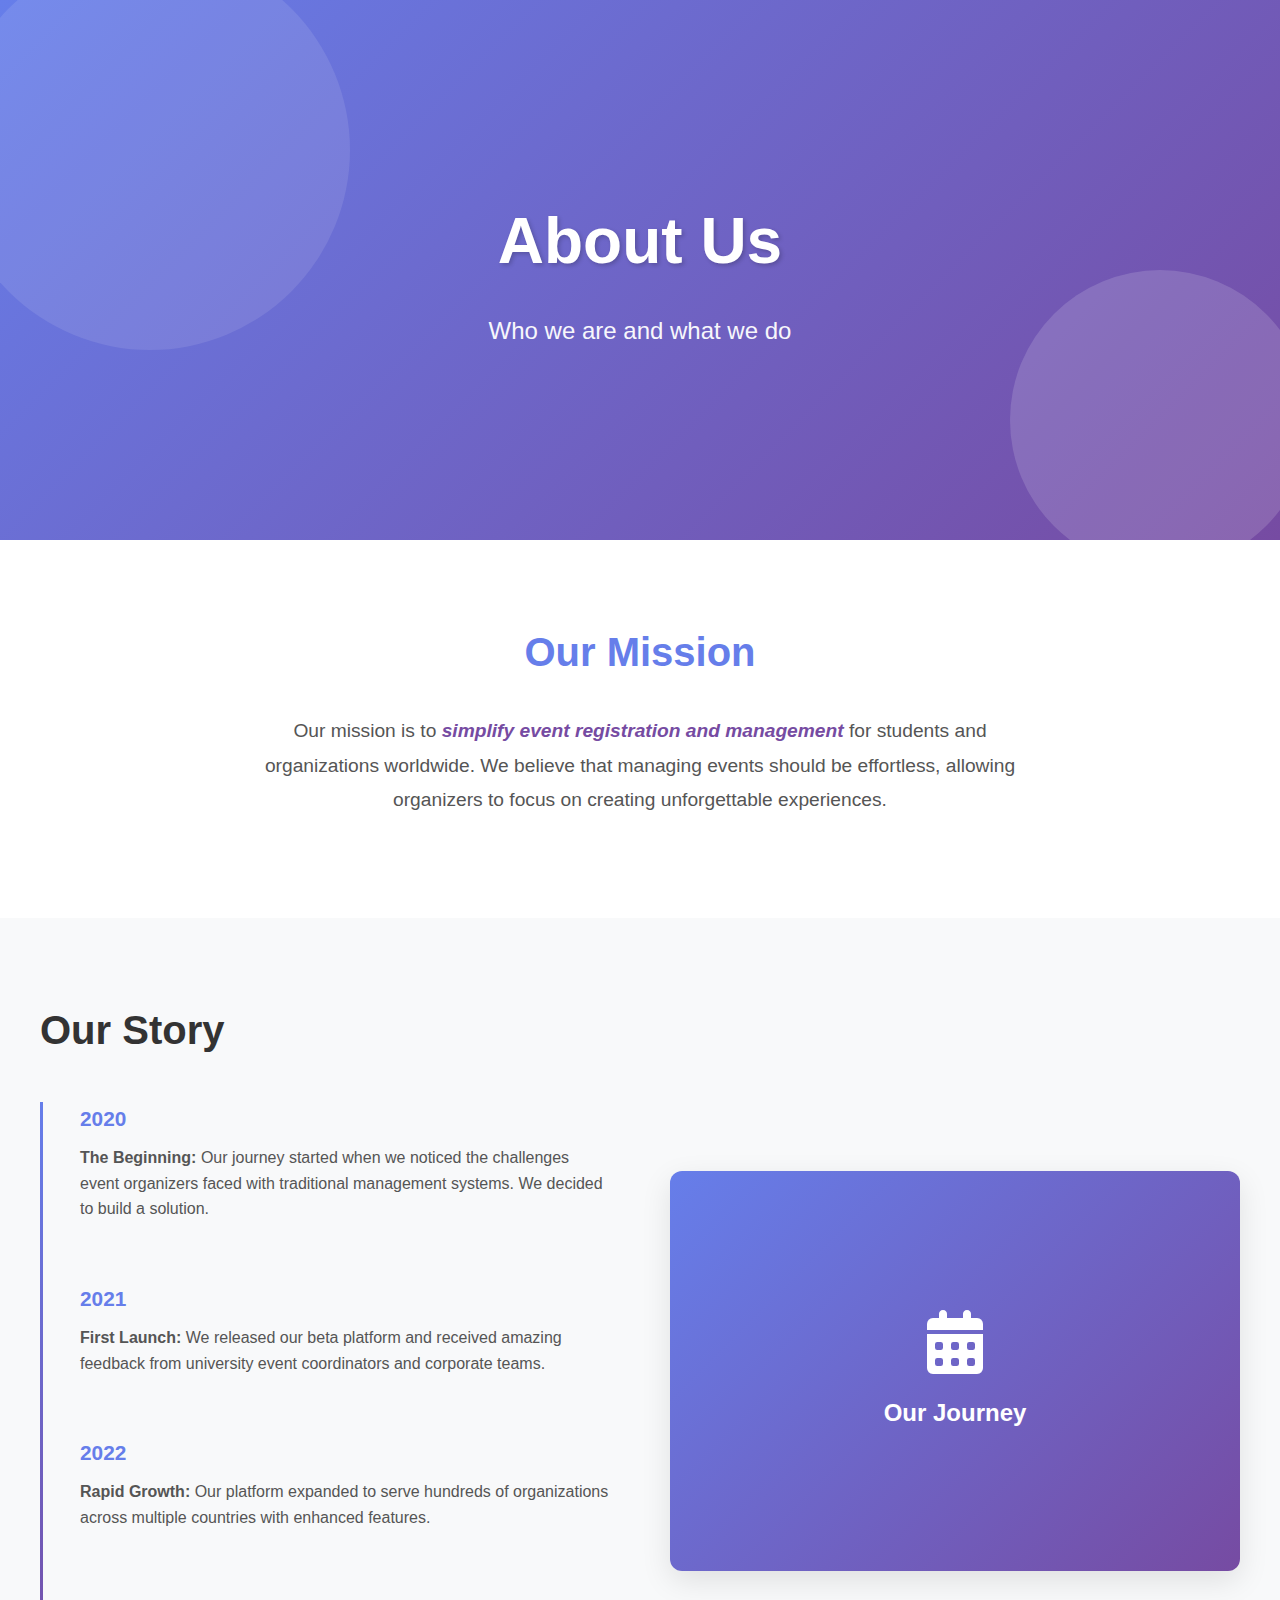
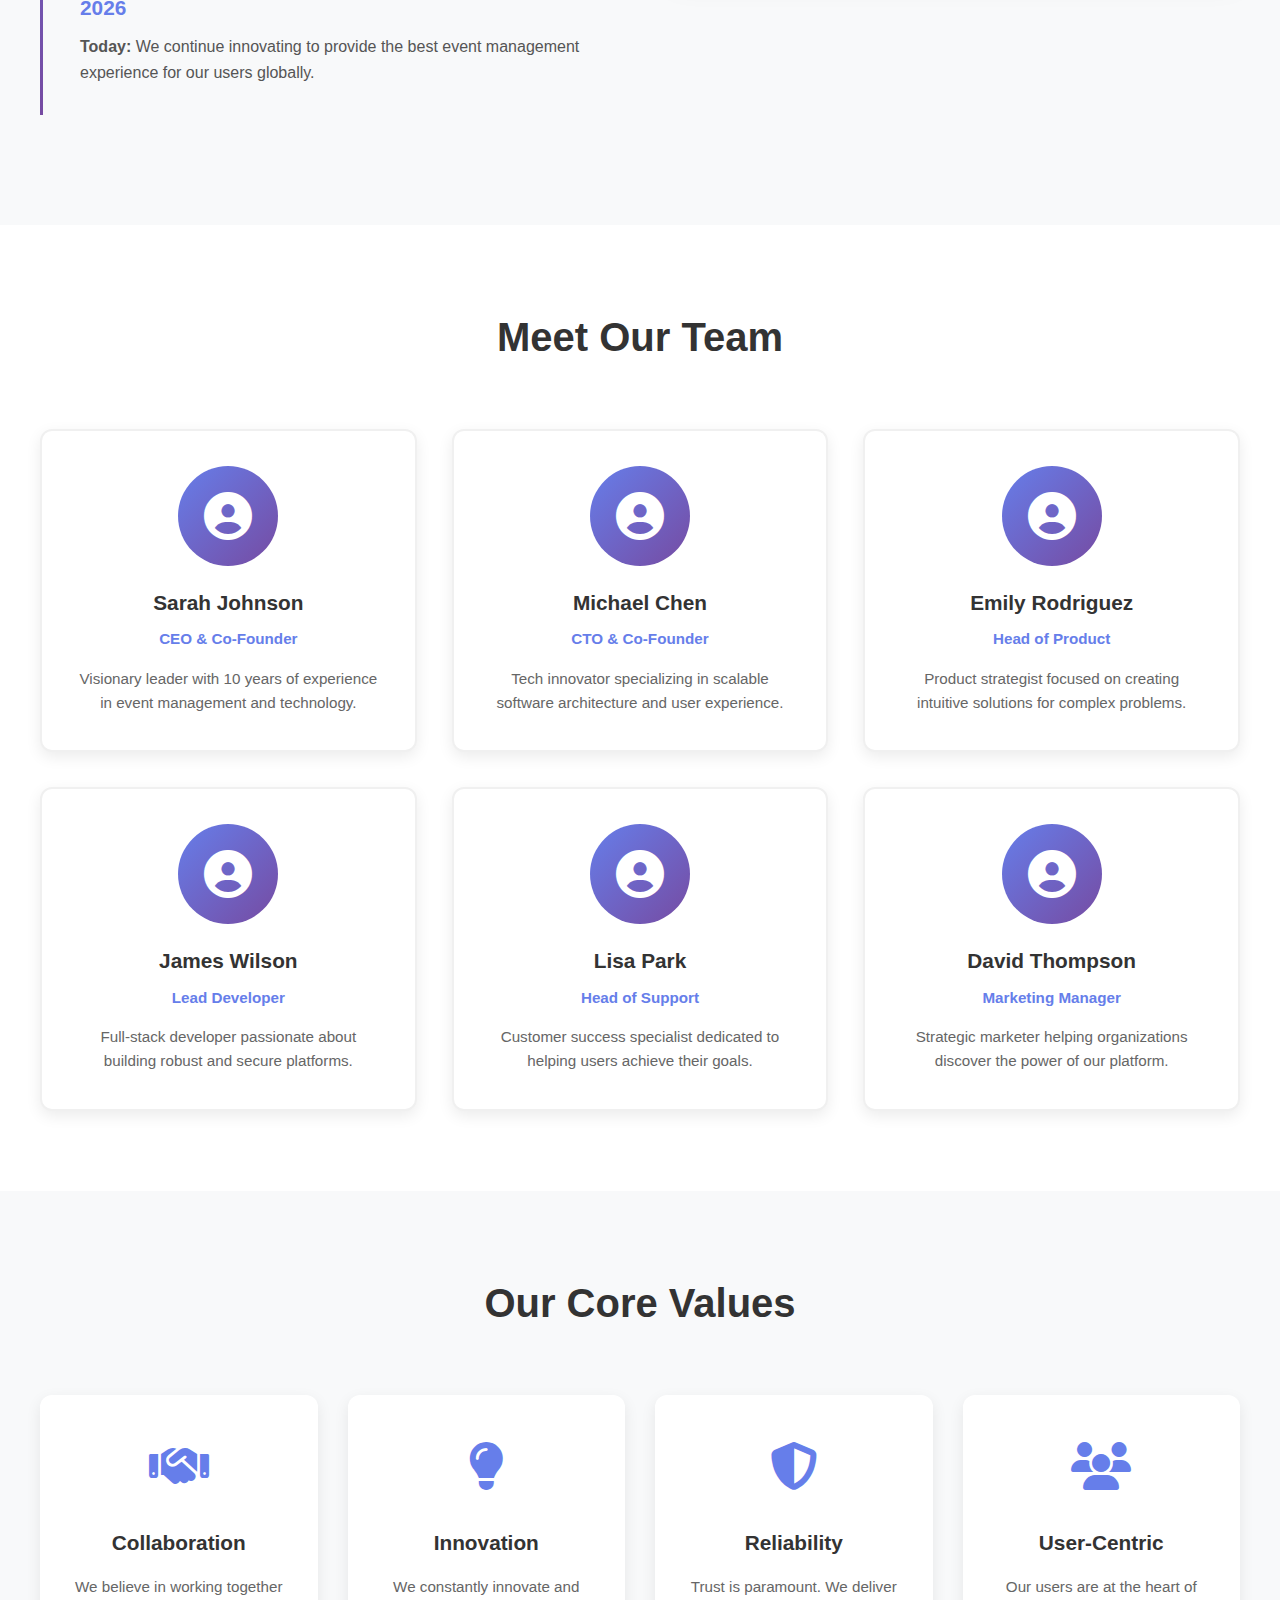
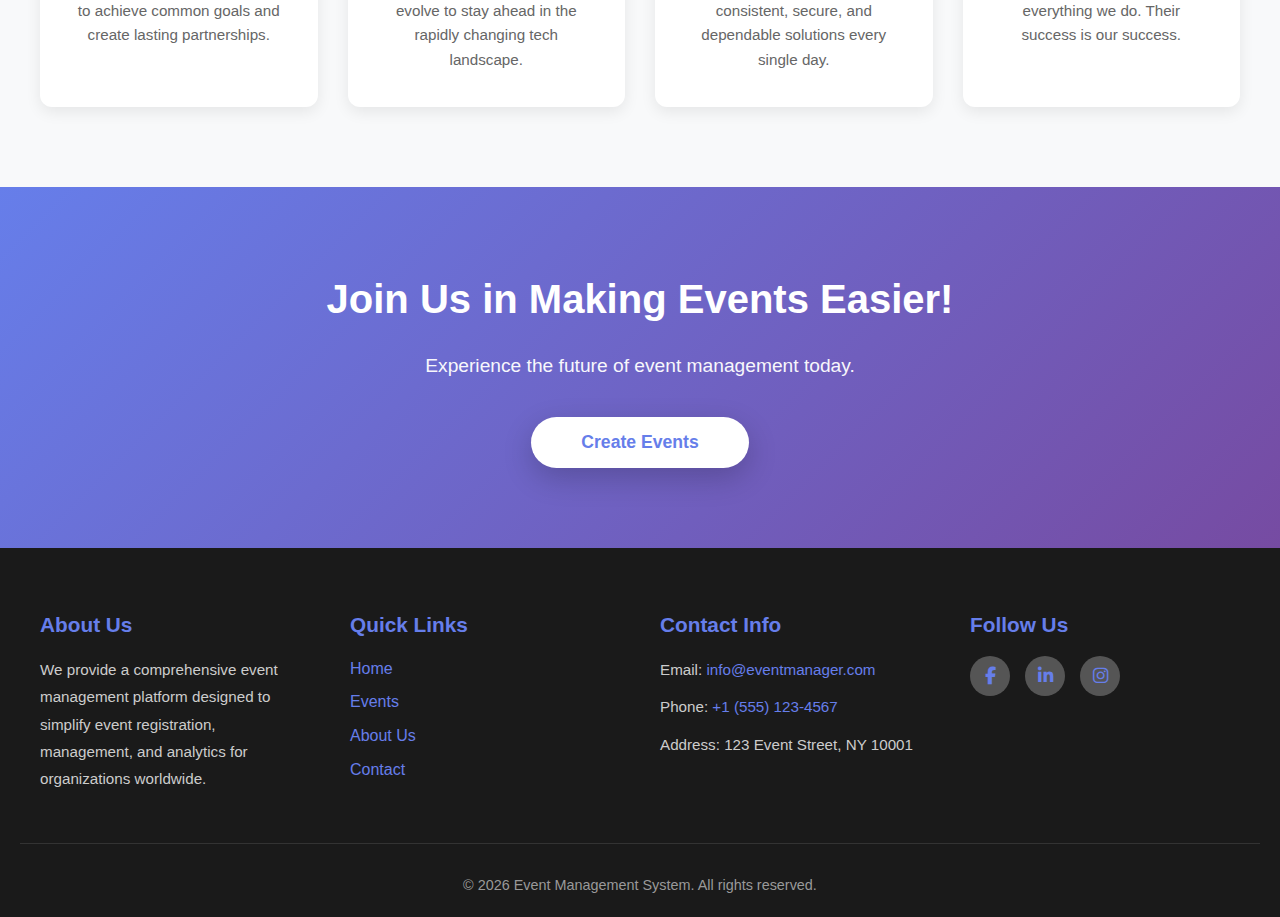
<file: aboutus.html>
<!DOCTYPE html>
<html lang="en">

<head>
    <meta charset="UTF-8">
    <meta name="viewport" content="width=device-width, initial-scale=1.0">
    <title>About Us - Event Management Site</title>
    <link rel="stylesheet" href="aboutus.css">
    <link rel="stylesheet" href="https://cdnjs.cloudflare.com/ajax/libs/font-awesome/6.4.0/css/all.min.css">
</head>

<body>
    <!-- Hero Banner Section -->
    <section class="hero-banner">
        <div class="hero-content">
            <h1>About Us</h1>
            <p>Who we are and what we do</p>
        </div>
    </section>

    <!-- Mission Statement Section -->
    <section class="mission-statement">
        <div class="mission-content">
            <h2>Our Mission</h2>
            <p>Our mission is to <span class="highlight">simplify event registration and management</span> for students
                and organizations worldwide. We believe that managing events should be effortless, allowing organizers
                to focus on creating unforgettable experiences.</p>
        </div>
    </section>

    <!-- Our Story Section -->
    <section class="our-story">
        <div class="story-container">
            <div class="story-text">
                <h2>Our Story</h2>
                <div class="timeline">
                    <div class="timeline-item">
                      
                        <div class="timeline-content">
                            <h3>2020</h3>
                            <p><strong>The Beginning:</strong> Our journey started when we noticed the challenges event
                                organizers faced with traditional management systems. We decided to build a solution.
                            </p>
                        </div>
                    </div>
                    <div class="timeline-item">
                        
                        <div class="timeline-content">
                            <h3>2021</h3>
                            <p><strong>First Launch:</strong> We released our beta platform and received amazing
                                feedback from university event coordinators and corporate teams.</p>
                        </div>
                    </div>
                    <div class="timeline-item">
                        <div class="timeline-content">
                            <h3>2022</h3>
                            <p><strong>Rapid Growth:</strong> Our platform expanded to serve hundreds of organizations
                                across multiple countries with enhanced features.</p>
                        </div>
                    </div>
                    <div class="timeline-item">
                        <div class="timeline-content">
                            <h3>2026</h3>
                            <p><strong>Today:</strong> We continue innovating to provide the best event management
                                experience for our users globally.</p>
                        </div>
                    </div>
                </div>
            </div>
            <div class="story-image">
                <div class="placeholder-image">
                    <i class="fas fa-calendar-alt"></i>
                    <p>Our Journey</p>
                </div>
            </div>
        </div>
    </section>

    <!-- Team Section -->
    <section class="team-section">
        <div class="team-container">
            <h2>Meet Our Team</h2>
            <div class="team-grid">
                <div class="team-card">
                    <div class="team-image">
                        <i class="fas fa-user-circle"></i>
                    </div>
                    <h3>Sarah Johnson</h3>
                    <p class="role">CEO & Co-Founder</p>
                    <p class="bio">Visionary leader with 10 years of experience in event management and technology.</p>
                </div>

                <div class="team-card">
                    <div class="team-image">
                        <i class="fas fa-user-circle"></i>
                    </div>
                    <h3>Michael Chen</h3>
                    <p class="role">CTO & Co-Founder</p>
                    <p class="bio">Tech innovator specializing in scalable software architecture and user experience.
                    </p>
                </div>

                <div class="team-card">
                    <div class="team-image">
                        <i class="fas fa-user-circle"></i>
                    </div>
                    <h3>Emily Rodriguez</h3>
                    <p class="role">Head of Product</p>
                    <p class="bio">Product strategist focused on creating intuitive solutions for complex problems.</p>
                </div>

                <div class="team-card">
                    <div class="team-image">
                        <i class="fas fa-user-circle"></i>
                    </div>
                    <h3>James Wilson</h3>
                    <p class="role">Lead Developer</p>
                    <p class="bio">Full-stack developer passionate about building robust and secure platforms.</p>
                </div>

                <div class="team-card">
                    <div class="team-image">
                        <i class="fas fa-user-circle"></i>
                    </div>
                    <h3>Lisa Park</h3>
                    <p class="role">Head of Support</p>
                    <p class="bio">Customer success specialist dedicated to helping users achieve their goals.</p>
                </div>

                <div class="team-card">
                    <div class="team-image">
                        <i class="fas fa-user-circle"></i>
                    </div>
                    <h3>David Thompson</h3>
                    <p class="role">Marketing Manager</p>
                    <p class="bio">Strategic marketer helping organizations discover the power of our platform.</p>
                </div>
            </div>
        </div>
    </section>

    <!-- Core Values Section -->
    <section class="core-values">
        <div class="values-container">
            <h2>Our Core Values</h2>
            <div class="values-grid">
                <div class="value-card">
                    <div class="value-icon">
                        <i class="fas fa-handshake"></i>
                    </div>
                    <h3>Collaboration</h3>
                    <p>We believe in working together to achieve common goals and create lasting partnerships.</p>
                </div>

                <div class="value-card">
                    <div class="value-icon">
                        <i class="fas fa-lightbulb"></i>
                    </div>
                    <h3>Innovation</h3>
                    <p>We constantly innovate and evolve to stay ahead in the rapidly changing tech landscape.</p>
                </div>

                <div class="value-card">
                    <div class="value-icon">
                        <i class="fas fa-shield-alt"></i>
                    </div>
                    <h3>Reliability</h3>
                    <p>Trust is paramount. We deliver consistent, secure, and dependable solutions every single day.</p>
                </div>

                <div class="value-card">
                    <div class="value-icon">
                        <i class="fas fa-users"></i>
                    </div>
                    <h3>User-Centric</h3>
                    <p>Our users are at the heart of everything we do. Their success is our success.</p>
                </div>
            </div>
        </div>
    </section>

    <!-- Call-to-Action Section -->
    <section class="cta-section">
        <div class="cta-content">
            <h2>Join Us in Making Events Easier!</h2>
            <p>Experience the future of event management today.</p>
            <button class="cta-button" onclick="window.location.href='create-event.html'">Create Events</button>
        </div>
    </section>

    <!-- Footer Section -->
    <footer id="footer">
        <div class="footer-container">
            <div class="footer-section">
                <h3>About Us</h3>
                <p>We provide a comprehensive event management platform designed to simplify event registration,
                    management, and analytics for organizations worldwide.</p>
            </div>
            <div class="footer-section">
                <h3>Quick Links</h3>
                <ul>
                    <li><a href="#">Home</a></li>
                    <li><a href="#">Events</a></li>
                    <li><a href="#">About Us</a></li>
                    <li><a href="#">Contact</a></li>
                </ul>
            </div>
            <div class="footer-section">
                <h3>Contact Info</h3>
                <p>Email: <a href="mailto:info@eventmanager.com">info@eventmanager.com</a></p>
                <p>Phone: <a href="tel:+15551234567">+1 (555) 123-4567</a></p>
                <p>Address: 123 Event Street, NY 10001</p>
            </div>
            <div class="footer-section">
                <h3>Follow Us</h3>
                <div class="social-links">
                    <a href="#" class="social-icon" title="Facebook" target="_blank"><i
                            class="fab fa-facebook-f"></i></a>
                    <a href="#" class="social-icon" title="LinkedIn" target="_blank"><i
                            class="fab fa-linkedin-in"></i></a>
                    <a href="#" class="social-icon" title="Instagram" target="_blank"><i
                            class="fab fa-instagram"></i></a>
                </div>
            </div>
        </div>
        <div class="footer-bottom">
            <p>&copy; 2026 Event Management System. All rights reserved.</p>
        </div>
    </footer>

</body>

</html>
</file>
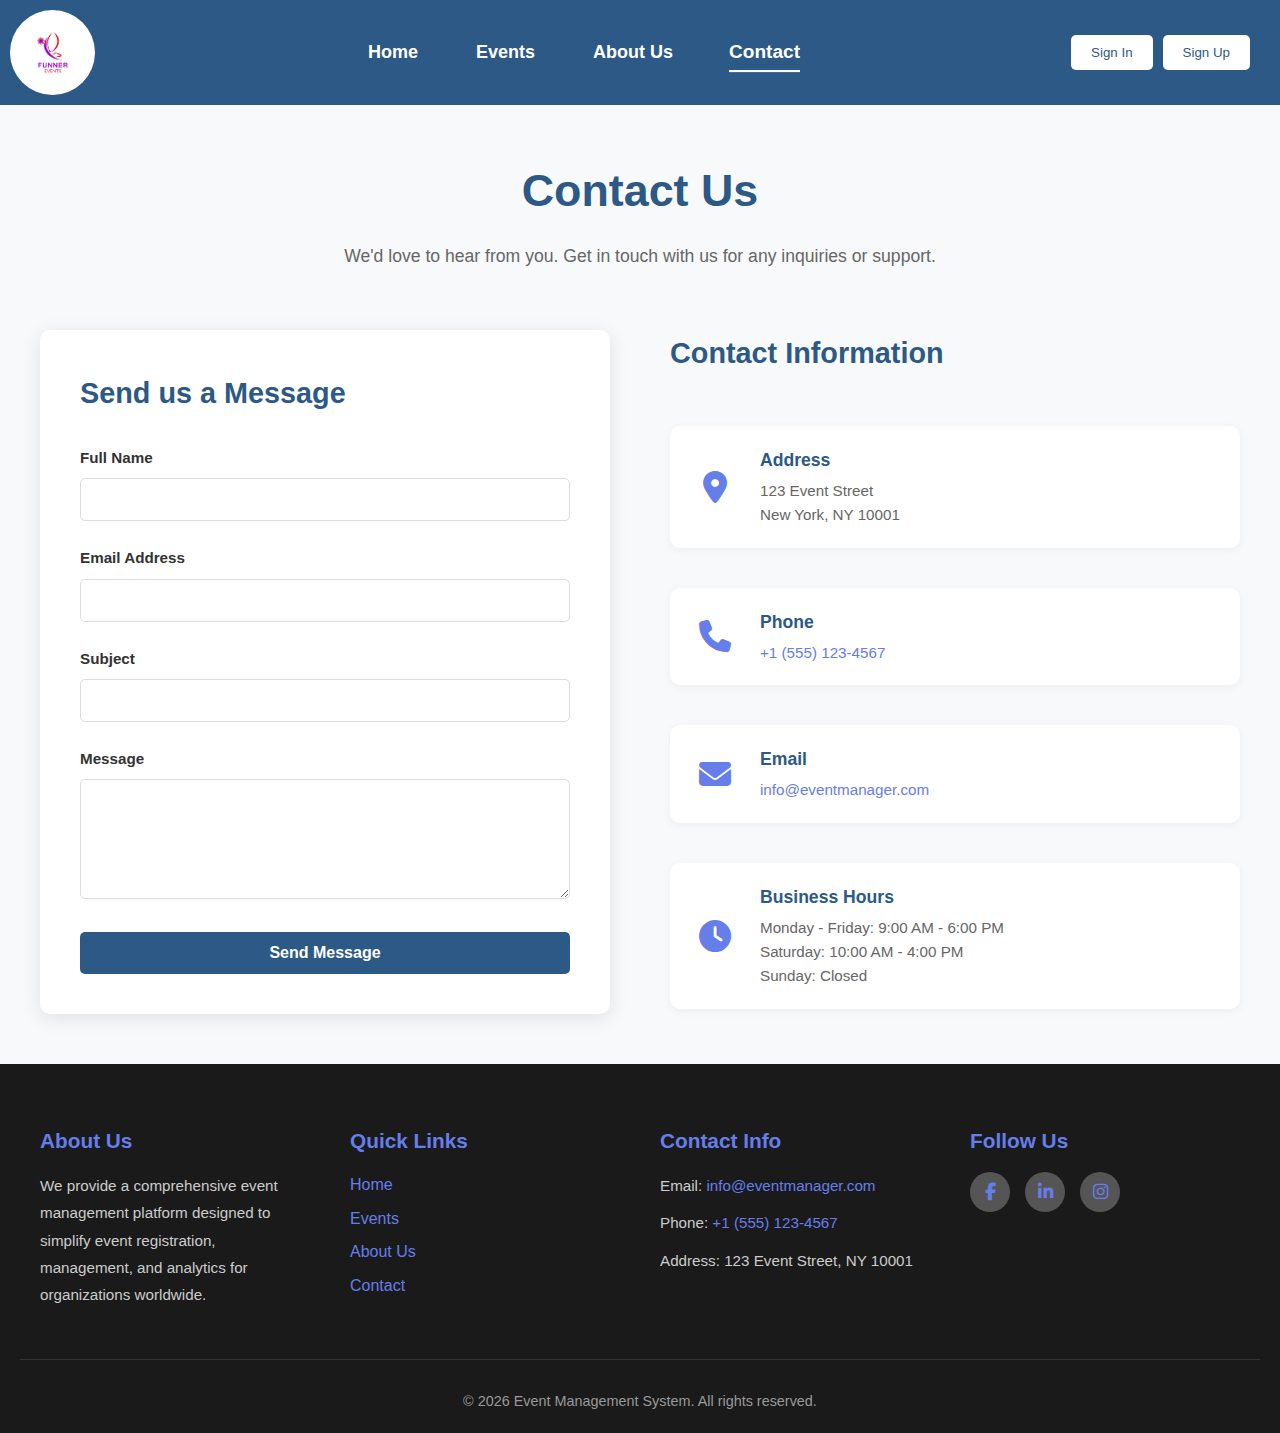
<file: contact.html>
<!DOCTYPE html>
<html lang="en">
<head>
    <meta charset="UTF-8">
    <meta name="viewport" content="width=device-width, initial-scale=1.0">
    <title>Contact - Event Management Site</title>
    <link rel="stylesheet" href="style.css">
    <link rel="stylesheet" href="contact.css">
    <link rel="stylesheet" href="https://cdnjs.cloudflare.com/ajax/libs/font-awesome/6.4.0/css/all.min.css">
</head>
<body>
    <section id="main">
        <header>
            <div class="logo"><img src="Assets/Logo.png" alt="logo not found"></div>
            <nav class="navbar">
                <ul>
                    <li><a href="index.html">Home</a></li>
                    <li><a href="event.html">Events</a></li>
                    <li><a href="index.html#aboutus">About Us</a></li>
                    <li><a href="contact.html" class="active">Contact</a></li>
                </ul>
            </nav>
            <div class="sign-buttons">
                <button class="sign-in">Sign In</button>
                <button class="sign-up">Sign Up</button>
            </div>
        </header>
    </section>

    <!-- CONTACT PAGE SECTION -->
    <section class="contact-section">
        <div class="contact-container">
            <h1>Contact Us</h1>
            <p>We'd love to hear from you. Get in touch with us for any inquiries or support.</p>
            
            <div class="contact-content">
                <div class="contact-form">
                    <h2>Send us a Message</h2>
                    <form id="contactForm">
                        <div class="form-group">
                            <label for="name">Full Name</label>
                            <input type="text" id="name" name="name" required>
                        </div>
                        <div class="form-group">
                            <label for="email">Email Address</label>
                            <input type="email" id="email" name="email" required>
                        </div>
                        <div class="form-group">
                            <label for="subject">Subject</label>
                            <input type="text" id="subject" name="subject" required>
                        </div>
                        <div class="form-group">
                            <label for="message">Message</label>
                            <textarea id="message" name="message" rows="5" required></textarea>
                        </div>
                        <button type="submit" class="submit-btn">Send Message</button>
                    </form>
                </div>
                
                <div class="contact-info">
                    <h2>Contact Information</h2>
                    <div class="info-item">
                        <i class="fas fa-map-marker-alt"></i>
                        <div>
                            <h3>Address</h3>
                            <p>123 Event Street<br>New York, NY 10001</p>
                        </div>
                    </div>
                    <div class="info-item">
                        <i class="fas fa-phone"></i>
                        <div>
                            <h3>Phone</h3>
                            <p><a href="tel:+15551234567">+1 (555) 123-4567</a></p>
                        </div>
                    </div>
                    <div class="info-item">
                        <i class="fas fa-envelope"></i>
                        <div>
                            <h3>Email</h3>
                            <p><a href="mailto:info@eventmanager.com">info@eventmanager.com</a></p>
                        </div>
                    </div>
                    <div class="info-item">
                        <i class="fas fa-clock"></i>
                        <div>
                            <h3>Business Hours</h3>
                            <p>Monday - Friday: 9:00 AM - 6:00 PM<br>Saturday: 10:00 AM - 4:00 PM<br>Sunday: Closed</p>
                        </div>
                    </div>
                </div>
            </div>
        </div>
    </section>

    <!-- Footer Section -->
    <footer id="footer">
        <div class="footer-container">
            <div class="footer-section">
                <h3>About Us</h3>
                <p>We provide a comprehensive event management platform designed to simplify event registration,
                    management, and analytics for organizations worldwide.</p>
            </div>
            <div class="footer-section">
                <h3>Quick Links</h3>
                <ul>
                    <li><a href="#">Home</a></li>
                    <li><a href="#">Events</a></li>
                    <li><a href="#">About Us</a></li>
                    <li><a href="#">Contact</a></li>
                </ul>
            </div>
            <div class="footer-section">
                <h3>Contact Info</h3>
                <p>Email: <a href="mailto:info@eventmanager.com">info@eventmanager.com</a></p>
                <p>Phone: <a href="tel:+15551234567">+1 (555) 123-4567</a></p>
                <p>Address: 123 Event Street, NY 10001</p>
            </div>
            <div class="footer-section">
                <h3>Follow Us</h3>
                <div class="social-links">
                    <a href="#" class="social-icon" title="Facebook" target="_blank"><i
                            class="fab fa-facebook-f"></i></a>
                    <a href="#" class="social-icon" title="LinkedIn" target="_blank"><i
                            class="fab fa-linkedin-in"></i></a>
                    <a href="#" class="social-icon" title="Instagram" target="_blank"><i
                            class="fab fa-instagram"></i></a>
                </div>
            </div>
        </div>
        <div class="footer-bottom">
            <p>&copy; 2026 Event Management System. All rights reserved.</p>
        </div>
    </footer>
    
    <script src="contact.js"></script>
</body>
</html>
</file>
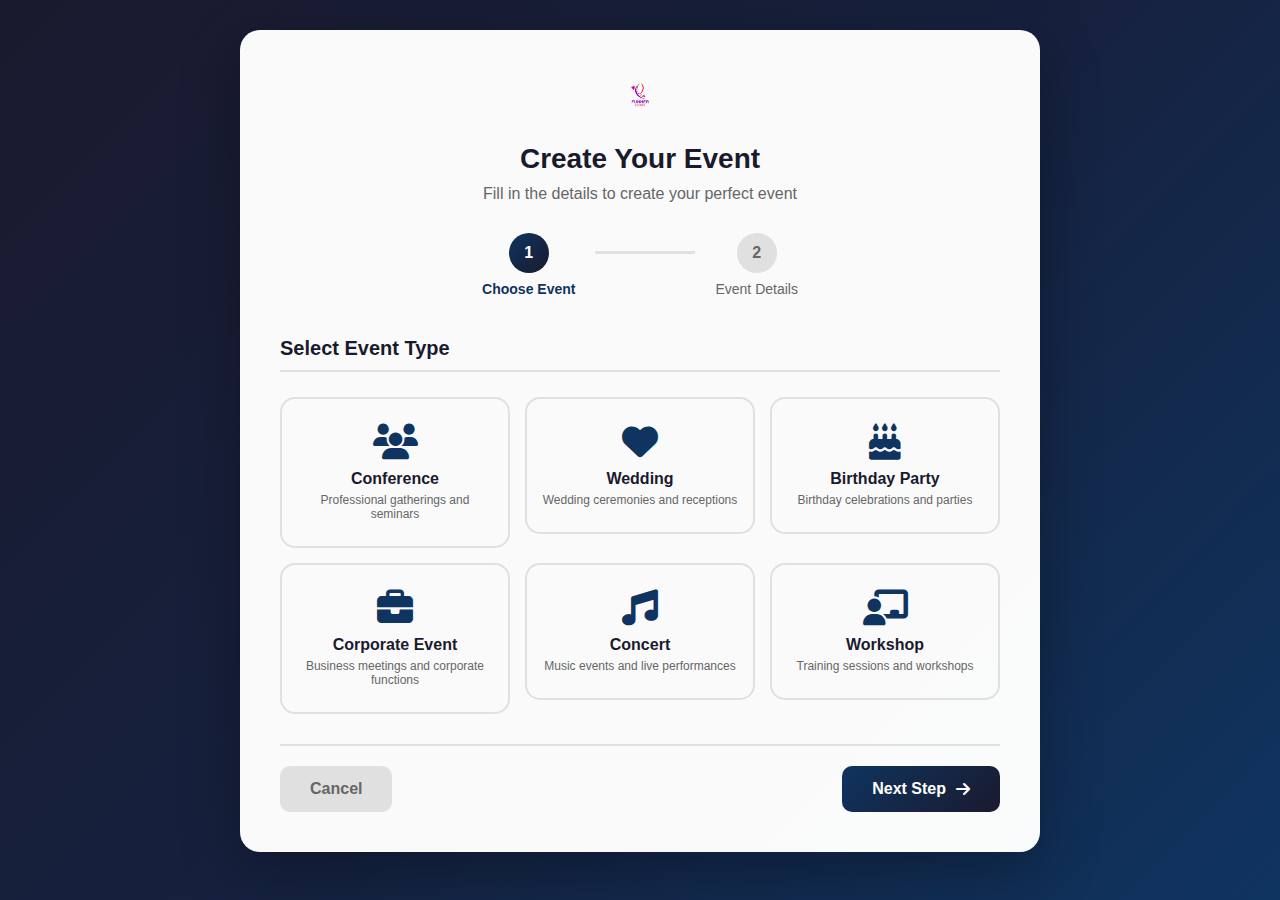
<file: create-event.html>
<!DOCTYPE html>
<html lang="en">
<head>
    <meta charset="UTF-8">
    <meta name="viewport" content="width=device-width, initial-scale=1.0">
    <title>Create Event - Event Management Site</title>
    <link rel="stylesheet" href="create-event.css">
    <link rel="stylesheet" href="https://cdnjs.cloudflare.com/ajax/libs/font-awesome/6.4.0/css/all.min.css">
</head>
<body>
    <div class="event-container">
        <div class="event-box">
            <div class="logo">
                <a href="index.html"><img src="Assets/Logo.png" alt="Logo"></a>
            </div>
            <h2>Create Your Event</h2>
            <p class="subtitle">Fill in the details to create your perfect event</p>
            
            <form id="eventForm">
                <!-- Step Indicator -->
                <div class="step-indicator">
                    <div class="step active" data-step="1">
                        <div class="step-number">1</div>
                        <span>Choose Event</span>
                    </div>
                    <div class="step-line"></div>
                    <div class="step" data-step="2">
                        <div class="step-number">2</div>
                        <span>Event Details</span>
                    </div>
                </div>

                <!-- Step 1: Choose Event Type -->
                <div class="form-step active" id="step1">
                    <h3>Select Event Type</h3>
                    
                    <div class="event-types">
                        <label class="event-type-card">
                            <input type="radio" name="eventType" value="conference" required>
                            <div class="card-content">
                                <i class="fas fa-users"></i>
                                <h4>Conference</h4>
                                <p>Professional gatherings and seminars</p>
                            </div>
                        </label>
                        
                        <label class="event-type-card">
                            <input type="radio" name="eventType" value="wedding">
                            <div class="card-content">
                                <i class="fas fa-heart"></i>
                                <h4>Wedding</h4>
                                <p>Wedding ceremonies and receptions</p>
                            </div>
                        </label>
                        
                        <label class="event-type-card">
                            <input type="radio" name="eventType" value="birthday">
                            <div class="card-content">
                                <i class="fas fa-birthday-cake"></i>
                                <h4>Birthday Party</h4>
                                <p>Birthday celebrations and parties</p>
                            </div>
                        </label>
                        
                        <label class="event-type-card">
                            <input type="radio" name="eventType" value="corporate">
                            <div class="card-content">
                                <i class="fas fa-briefcase"></i>
                                <h4>Corporate Event</h4>
                                <p>Business meetings and corporate functions</p>
                            </div>
                        </label>
                        
                        <label class="event-type-card">
                            <input type="radio" name="eventType" value="concert">
                            <div class="card-content">
                                <i class="fas fa-music"></i>
                                <h4>Concert</h4>
                                <p>Music events and live performances</p>
                            </div>
                        </label>
                        
                        <label class="event-type-card">
                            <input type="radio" name="eventType" value="workshop">
                            <div class="card-content">
                                <i class="fas fa-chalkboard-teacher"></i>
                                <h4>Workshop</h4>
                                <p>Training sessions and workshops</p>
                            </div>
                        </label>
                    </div>
                    
                    <div class="form-buttons">
                        <a href="index.html" class="btn btn-secondary">Cancel</a>
                        <button type="button" class="btn btn-primary" onclick="nextStep()">Next Step <i class="fas fa-arrow-right"></i></button>
                    </div>
                </div>

                <!-- Step 2: Event Details -->
                <div class="form-step" id="step2">
                    <h3>Event Details</h3>
                    
                    <div class="form-row">
                        <div class="input-group">
                            <label for="eventName">Event Name *</label>
                            <input type="text" id="eventName" name="eventName" placeholder="Enter event name" required>
                        </div>
                    </div>
                    
                    <div class="form-row two-columns">
                        <div class="input-group">
                            <label for="eventDate">Event Date *</label>
                            <input type="date" id="eventDate" name="eventDate" required>
                        </div>
                        <div class="input-group">
                            <label for="eventTime">Event Time *</label>
                            <input type="time" id="eventTime" name="eventTime" required>
                        </div>
                    </div>
                    
                    <div class="form-row two-columns">
                        <div class="input-group">
                            <label for="eventDuration">Duration (hours) *</label>
                            <select id="eventDuration" name="eventDuration" required>
                                <option value="">Select duration</option>
                                <option value="1">1 Hour</option>
                                <option value="2">2 Hours</option>
                                <option value="3">3 Hours</option>
                                <option value="4">4 Hours</option>
                                <option value="5">5 Hours</option>
                                <option value="6">6 Hours</option>
                                <option value="8">8 Hours</option>
                                <option value="12">12 Hours (Half Day)</option>
                                <option value="24">24 Hours (Full Day)</option>
                            </select>
                        </div>
                        <div class="input-group">
                            <label for="expectedGuests">Expected Guests *</label>
                            <input type="number" id="expectedGuests" name="expectedGuests" placeholder="Number of guests" min="1" required>
                        </div>
                    </div>
                    
                    <div class="form-row">
                        <div class="input-group">
                            <label for="eventVenue">Venue / Location *</label>
                            <input type="text" id="eventVenue" name="eventVenue" placeholder="Enter venue or location" required>
                        </div>
                    </div>
                    
                    <div class="form-row">
                        <div class="input-group">
                            <label for="eventAddress">Full Address *</label>
                            <textarea id="eventAddress" name="eventAddress" placeholder="Enter complete address" rows="2" required></textarea>
                        </div>
                    </div>
                    
                    <div class="form-row">
                        <div class="input-group">
                            <label for="eventDescription">Event Description</label>
                            <textarea id="eventDescription" name="eventDescription" placeholder="Describe your event..." rows="4"></textarea>
                        </div>
                    </div>
                    
                    <div class="form-row two-columns">
                        <div class="input-group">
                            <label for="organizerName">Organizer Name *</label>
                            <input type="text" id="organizerName" name="organizerName" placeholder="Your name" required>
                        </div>
                        <div class="input-group">
                            <label for="organizerEmail">Organizer Email *</label>
                            <input type="email" id="organizerEmail" name="organizerEmail" placeholder="Your email" required>
                        </div>
                    </div>
                    
                    <div class="form-row">
                        <div class="input-group">
                            <label for="organizerPhone">Contact Phone *</label>
                            <input type="tel" id="organizerPhone" name="organizerPhone" placeholder="Your phone number" required>
                        </div>
                    </div>
                    
                    <div class="form-row">
                        <div class="input-group">
                            <label for="budget">Estimated Budget</label>
                            <select id="budget" name="budget">
                                <option value="">Select budget range</option>
                                <option value="under-1000">Under $1,000</option>
                                <option value="1000-5000">$1,000 - $5,000</option>
                                <option value="5000-10000">$5,000 - $10,000</option>
                                <option value="10000-25000">$10,000 - $25,000</option>
                                <option value="25000-50000">$25,000 - $50,000</option>
                                <option value="over-50000">Over $50,000</option>
                            </select>
                        </div>
                    </div>
                    
                    <div class="form-row">
                        <div class="input-group checkbox-group">
                            <label class="checkbox-label">
                                <input type="checkbox" name="services" value="catering">
                                <span>Catering Services</span>
                            </label>
                            <label class="checkbox-label">
                                <input type="checkbox" name="services" value="photography">
                                <span>Photography</span>
                            </label>
                            <label class="checkbox-label">
                                <input type="checkbox" name="services" value="decoration">
                                <span>Decoration</span>
                            </label>
                            <label class="checkbox-label">
                                <input type="checkbox" name="services" value="music">
                                <span>Music / DJ</span>
                            </label>
                        </div>
                    </div>
                    
                    <div class="form-row">
                        <div class="input-group">
                            <label for="specialRequests">Special Requests</label>
                            <textarea id="specialRequests" name="specialRequests" placeholder="Any special requirements or requests..." rows="3"></textarea>
                        </div>
                    </div>
                    
                    <div class="form-buttons">
                        <button type="button" class="btn btn-secondary" onclick="prevStep()"><i class="fas fa-arrow-left"></i> Back</button>
                        <button type="submit" class="btn btn-primary">Create Event <i class="fas fa-check"></i></button>
                    </div>
                </div>
            </form>
        </div>
    </div>
    
    <!-- Success Modal -->
    <div class="modal" id="successModal">
        <div class="modal-content">
            <div class="modal-icon">
                <i class="fas fa-check-circle"></i>
            </div>
            <h3>Event Created Successfully!</h3>
            <p>Your event has been submitted. We will contact you shortly.</p>
            <div class="event-summary" id="eventSummary"></div>
            <button class="btn btn-primary" onclick="closeModal()">Done</button>
        </div>
    </div>
    
    <script src="create-event.js"></script>
</body>
</html>
</file>
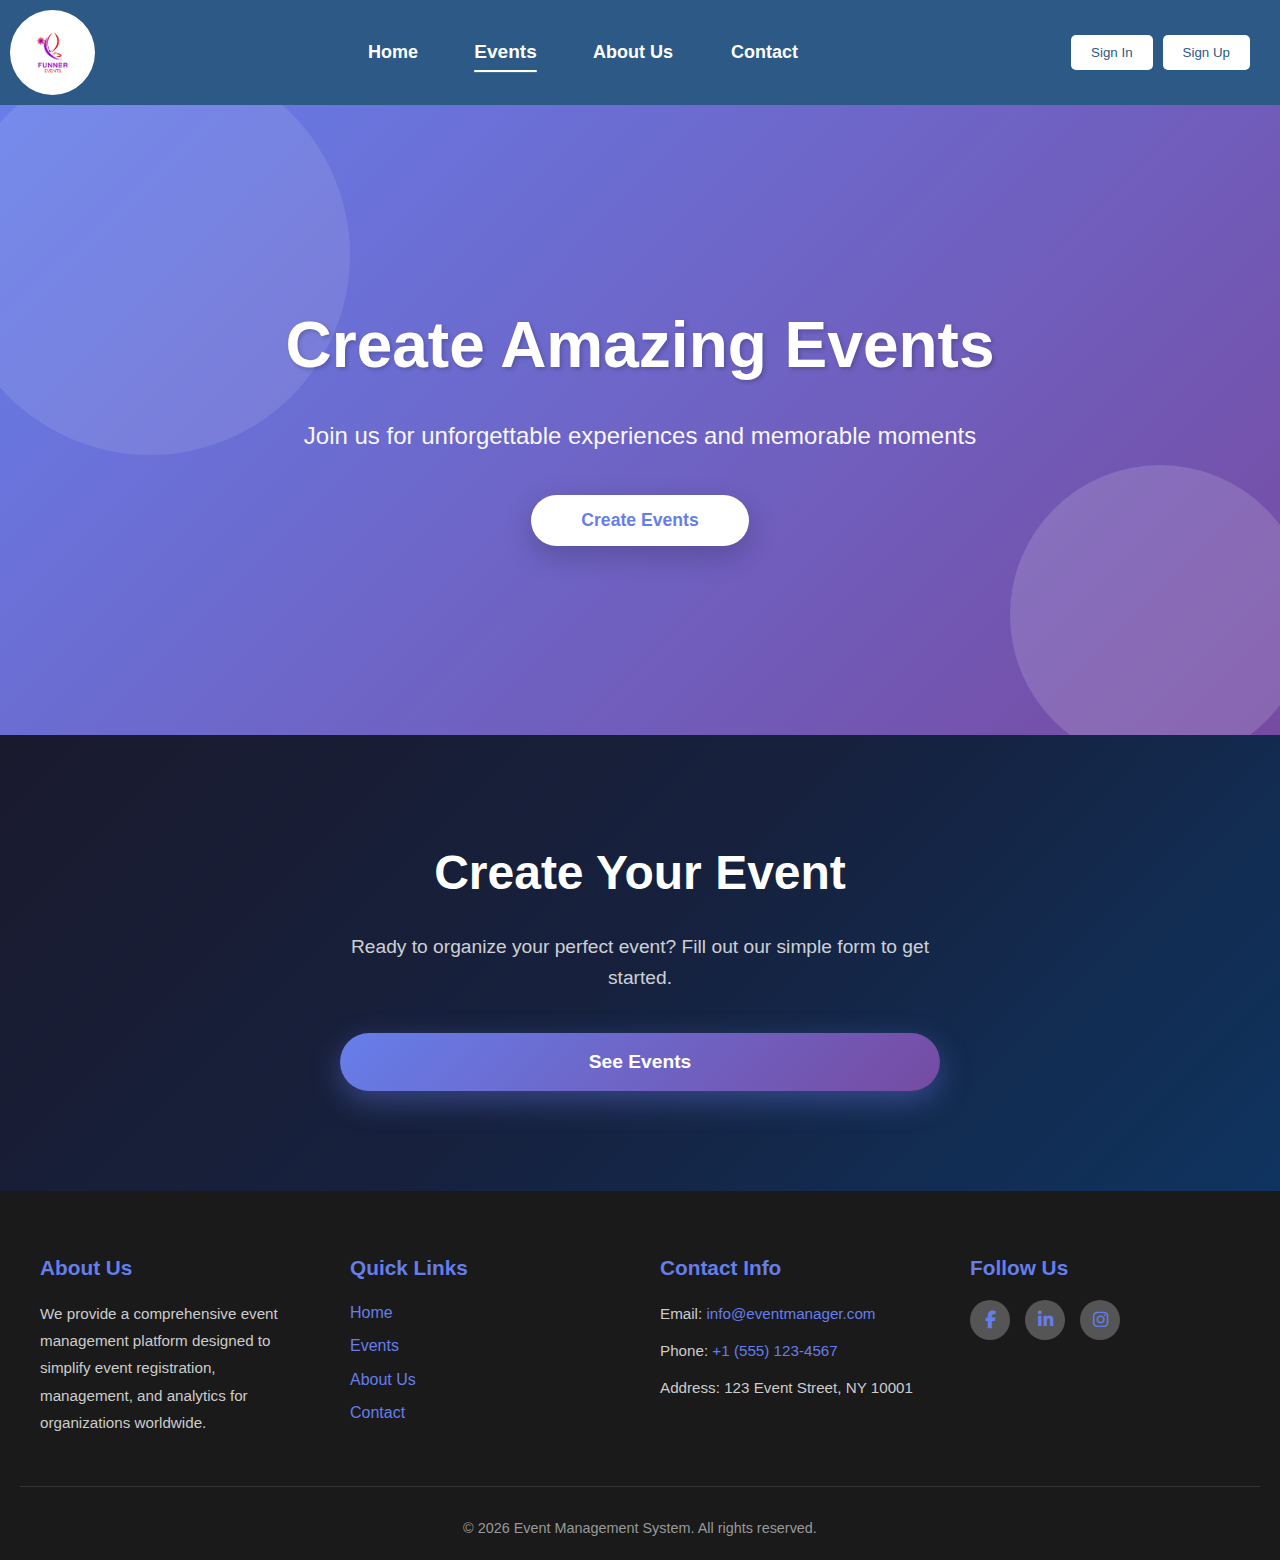
<file: event.html>
<!DOCTYPE html>
<html lang="en">
<head>
    <meta charset="UTF-8">
    <meta name="viewport" content="width=device-width, initial-scale=1.0">
    <title>Events - Event Management Site</title>
    <link rel="stylesheet" href="style.css">
    <link rel="stylesheet" href="event.css">
    <link rel="stylesheet" href="https://cdnjs.cloudflare.com/ajax/libs/font-awesome/6.4.0/css/all.min.css">
</head>
<body>
    <section id="main">
        <header>
            <div class="logo"><img src="Assets/Logo.png" alt="logo not found"></div>
            <nav class="navbar">
                <ul>
                    <li><a href="index.html">Home</a></li>
                    <li><a href="event.html" class="active">Events</a></li>
                    <li><a href="index.html#aboutus">About Us</a></li>
                    <li><a href="contact.html">Contact</a></li>
                </ul>
            </nav>
            <div class="sign-buttons">
                <button class="sign-in">Sign In</button>
                <button class="sign-up">Sign Up</button>
            </div>
        </header>
    </section>

    <!-- Landing Page Section -->
    <section class="landing-page">
        <div class="landing-content">
            <h1>Create Amazing Events</h1>
            <p>Join us for unforgettable experiences and memorable moments</p>
            <button class="explore-btn">Create Events</button>
        </div>
    </section>

    <!-- Create Event Section -->
    <section class="create-event-section">
        <div class="create-event-container">
            <h2>Create Your Event</h2>
            <p>Ready to organize your perfect event? Fill out our simple form to get started.</p>
            <button class="enroll-btn" id="seeEventsBtn">See Events</button>
        </div>
    </section>

    <!-- Footer Section -->
    <footer id="footer">
        <div class="footer-container">
            <div class="footer-section">
                <h3>About Us</h3>
                <p>We provide a comprehensive event management platform designed to simplify event registration,
                    management, and analytics for organizations worldwide.</p>
            </div>
            <div class="footer-section">
                <h3>Quick Links</h3>
                <ul>
                    <li><a href="#">Home</a></li>
                    <li><a href="#">Events</a></li>
                    <li><a href="#">About Us</a></li>
                    <li><a href="#">Contact</a></li>
                </ul>
            </div>
            <div class="footer-section">
                <h3>Contact Info</h3>
                <p>Email: <a href="mailto:info@eventmanager.com">info@eventmanager.com</a></p>
                <p>Phone: <a href="tel:+15551234567">+1 (555) 123-4567</a></p>
                <p>Address: 123 Event Street, NY 10001</p>
            </div>
            <div class="footer-section">
                <h3>Follow Us</h3>
                <div class="social-links">
                    <a href="#" class="social-icon" title="Facebook" target="_blank"><i
                            class="fab fa-facebook-f"></i></a>
                    <a href="#" class="social-icon" title="LinkedIn" target="_blank"><i
                            class="fab fa-linkedin-in"></i></a>
                    <a href="#" class="social-icon" title="Instagram" target="_blank"><i
                            class="fab fa-instagram"></i></a>
                </div>
            </div>
        </div>
        <div class="footer-bottom">
            <p>&copy; 2026 Event Management System. All rights reserved.</p>
        </div>
    </footer>
    
    <script>
        // Handle Sign In and Sign Up buttons
        document.querySelector('.sign-in').addEventListener('click', function() {
            window.location.href = 'signin.php';
        });
        
        document.querySelector('.sign-up').addEventListener('click', function() {
            window.location.href = 'signup.php';
        });
        
        // Handle Explore Events button
        document.querySelector('.explore-btn').addEventListener('click', function() {
            window.location.href = 'create-event.html';
        });
    </script>
</body>
</html>
</file>
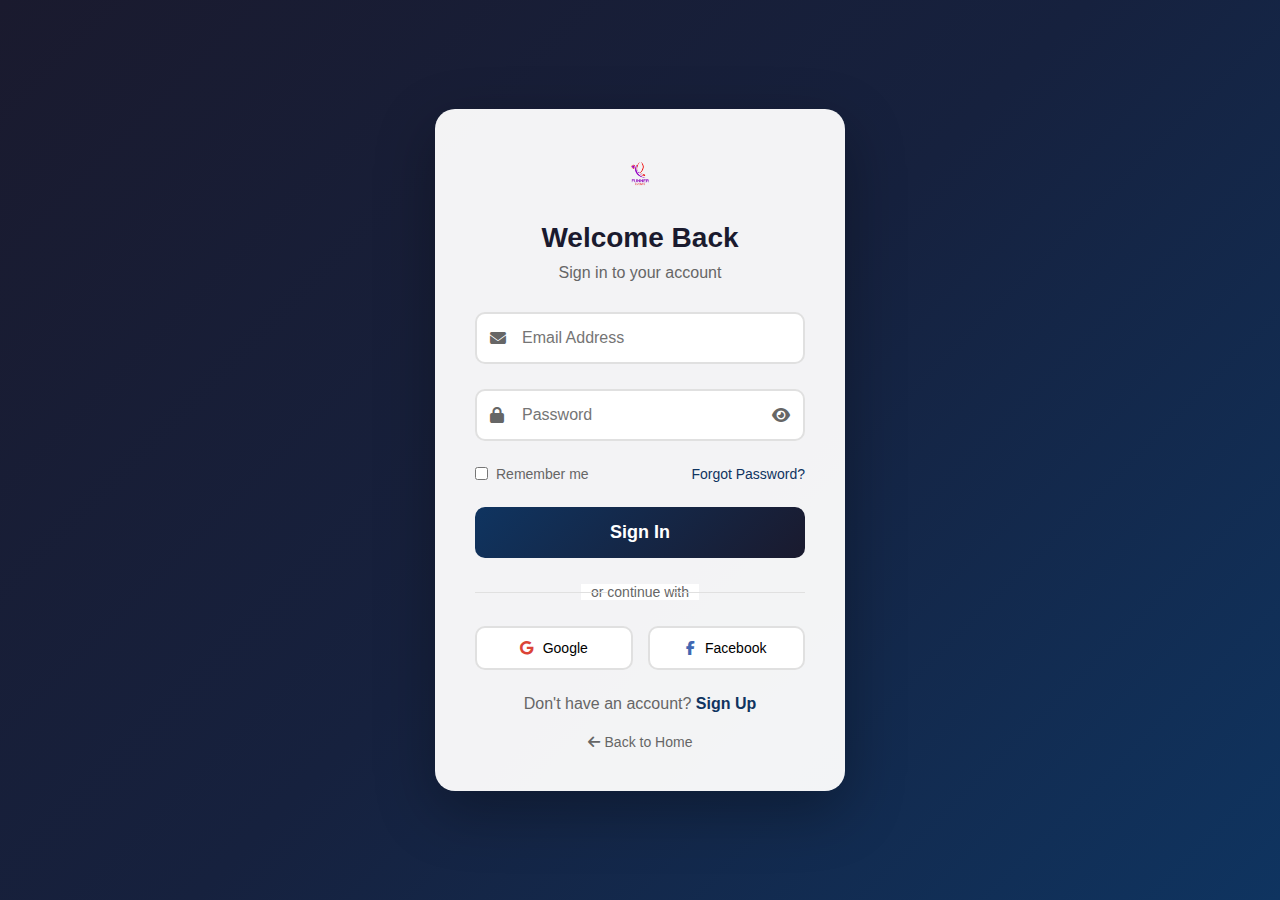
<file: signin.html>
<!DOCTYPE html>
<html lang="en">
<head>
    <meta charset="UTF-8">
    <meta name="viewport" content="width=device-width, initial-scale=1.0">
    <title>Sign In - Event Management Site</title>
    <link rel="stylesheet" href="signin.css">
    <link rel="stylesheet" href="https://cdnjs.cloudflare.com/ajax/libs/font-awesome/6.4.0/css/all.min.css">
</head>
<body>
    <div class="signin-container">
        <div class="signin-box">
            <div class="logo">
                <img src="Assets/Logo.png" alt="Logo">
            </div>
            <h2>Welcome Back</h2>
            <p class="subtitle">Sign in to your account</p>
            
            <form id="signinForm" onsubmit="handleSignInSubmit(event)">
                <div class="input-group">
                    <i class="fas fa-envelope"></i>
                    <input type="email" id="email" name="email" placeholder="Email Address" required>
                </div>
                
                <div class="input-group">
                    <i class="fas fa-lock"></i>
                    <input type="password" id="password" name="password" placeholder="Password" required>
                    <i class="fas fa-eye toggle-password" onclick="togglePassword('password')"></i>
                </div>
                
                <div class="options">
                    <label class="remember-me">
                        <input type="checkbox" name="remember">
                        <span>Remember me</span>
                    </label>
                    <a href="#" class="forgot-password">Forgot Password?</a>
                </div>
                
                <button type="submit" class="signin-btn">Sign In</button>
            </form>
            
            <div class="divider">
                <span>or continue with</span>
            </div>
            
            <div class="social-login">
                <button class="social-btn google">
                    <i class="fab fa-google"></i>
                    Google
                </button>
                <button class="social-btn facebook">
                    <i class="fab fa-facebook-f"></i>
                    Facebook
                </button>
            </div>
            
            <p class="signup-link">
                Don't have an account? <a href="signup.html">Sign Up</a>
            </p>
            
            <a href="index.html" class="back-home"><i class="fas fa-arrow-left"></i> Back to Home</a>
        </div>
    </div>
    
    <script src="signin.js"></script>
</body>
</html>
</file>
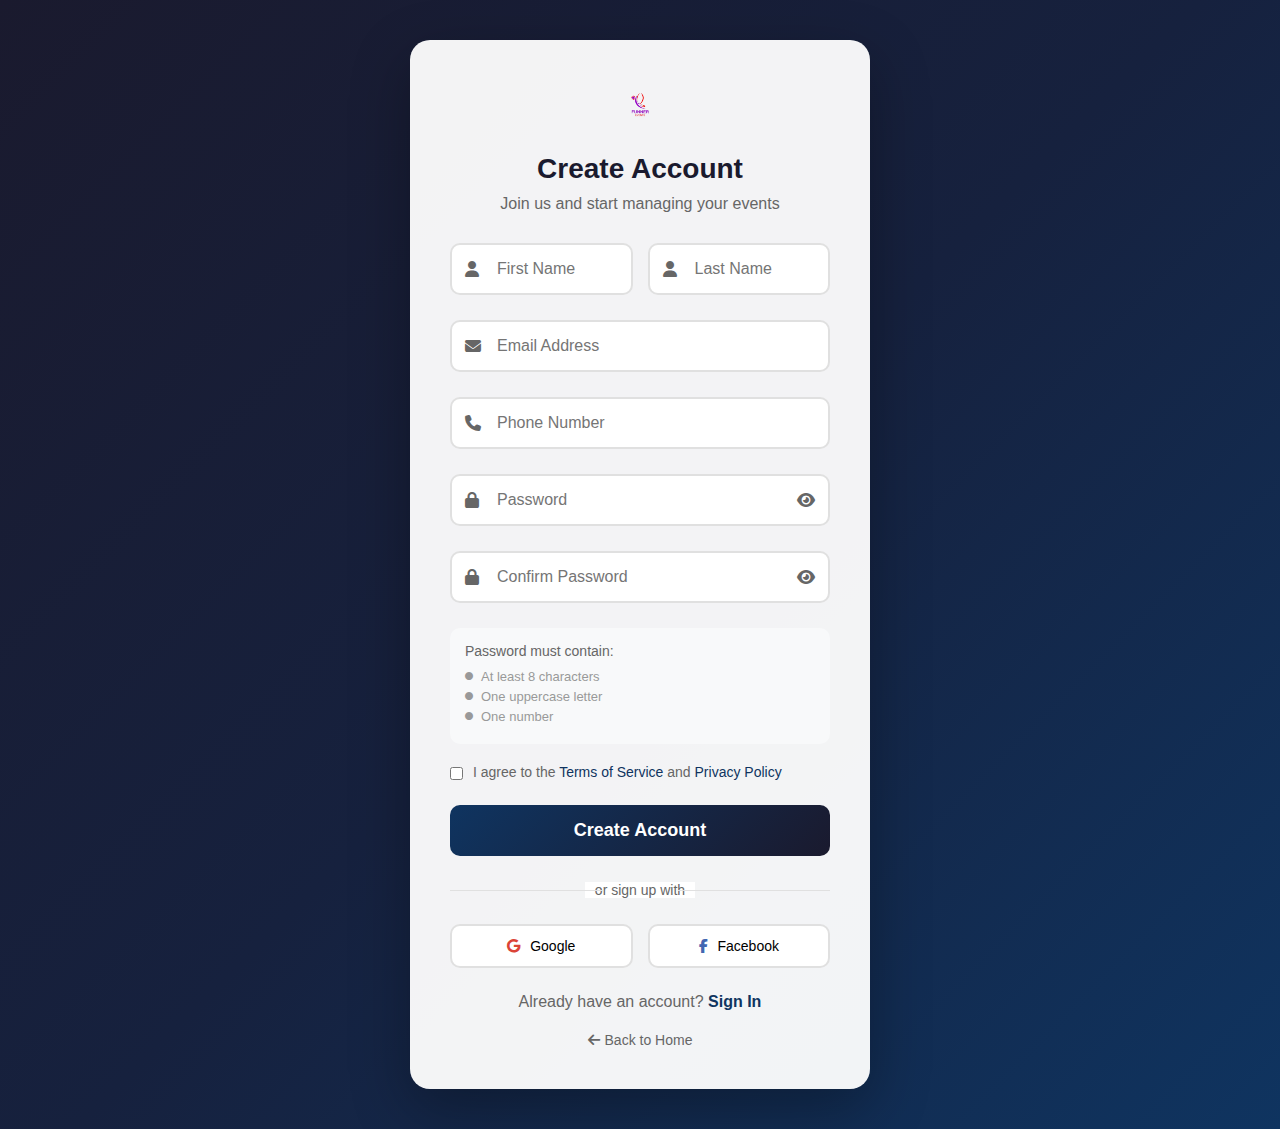
<file: signup.html>
<!DOCTYPE html>
<html lang="en">
<head>
    <meta charset="UTF-8">
    <meta name="viewport" content="width=device-width, initial-scale=1.0">
    <title>Sign Up - Event Management Site</title>
    <link rel="stylesheet" href="signup.css">
    <link rel="stylesheet" href="https://cdnjs.cloudflare.com/ajax/libs/font-awesome/6.4.0/css/all.min.css">
</head>
<body>
    <div class="signup-container">
        <div class="signup-box">
            <div class="logo">
                <img src="Assets/Logo.png" alt="Logo">
            </div>
            <h2>Create Account</h2>
            <p class="subtitle">Join us and start managing your events</p>
            
            <form id="signupForm" onsubmit="handleSignUpSubmit(event)">
                <div class="name-row">
                    <div class="input-group">
                        <i class="fas fa-user"></i>
                        <input type="text" id="firstName" name="firstName" placeholder="First Name" required>
                    </div>
                    <div class="input-group">
                        <i class="fas fa-user"></i>
                        <input type="text" id="lastName" name="lastName" placeholder="Last Name" required>
                    </div>
                </div>
                
                <div class="input-group">
                    <i class="fas fa-envelope"></i>
                    <input type="email" id="email" name="email" placeholder="Email Address" required>
                </div>
                
                <div class="input-group">
                    <i class="fas fa-phone"></i>
                    <input type="tel" id="phone" name="phone" placeholder="Phone Number" required>
                </div>
                
                <div class="input-group">
                    <i class="fas fa-lock"></i>
                    <input type="password" id="password" name="password" placeholder="Password" required minlength="8">
                    <i class="fas fa-eye toggle-password" onclick="togglePassword('password')"></i>
                </div>
                
                <div class="input-group">
                    <i class="fas fa-lock"></i>
                    <input type="password" id="confirmPassword" name="confirmPassword" placeholder="Confirm Password" required>
                    <i class="fas fa-eye toggle-password" onclick="togglePassword('confirmPassword')"></i>
                </div>
                
                <div class="password-requirements">
                    <p>Password must contain:</p>
                    <ul>
                        <li id="length"><i class="fas fa-circle"></i> At least 8 characters</li>
                        <li id="uppercase"><i class="fas fa-circle"></i> One uppercase letter</li>
                        <li id="number"><i class="fas fa-circle"></i> One number</li>
                    </ul>
                </div>
                
                <div class="terms">
                    <label>
                        <input type="checkbox" name="terms" required>
                        <span>I agree to the <a href="#">Terms of Service</a> and <a href="#">Privacy Policy</a></span>
                    </label>
                </div>
                
                <button type="submit" class="signup-btn">Create Account</button>
            </form>
            
            <div class="divider">
                <span>or sign up with</span>
            </div>
            
            <div class="social-login">
                <button class="social-btn google">
                    <i class="fab fa-google"></i>
                    Google
                </button>
                <button class="social-btn facebook">
                    <i class="fab fa-facebook-f"></i>
                    Facebook
                </button>
            </div>
            
            <p class="signin-link">
                Already have an account? <a href="signin.html">Sign In</a>
            </p>
            
            <a href="index.html" class="back-home"><i class="fas fa-arrow-left"></i> Back to Home</a>
        </div>
    </div>
    
    <script src="signup.js"></script>
</body>
</html>
</file>
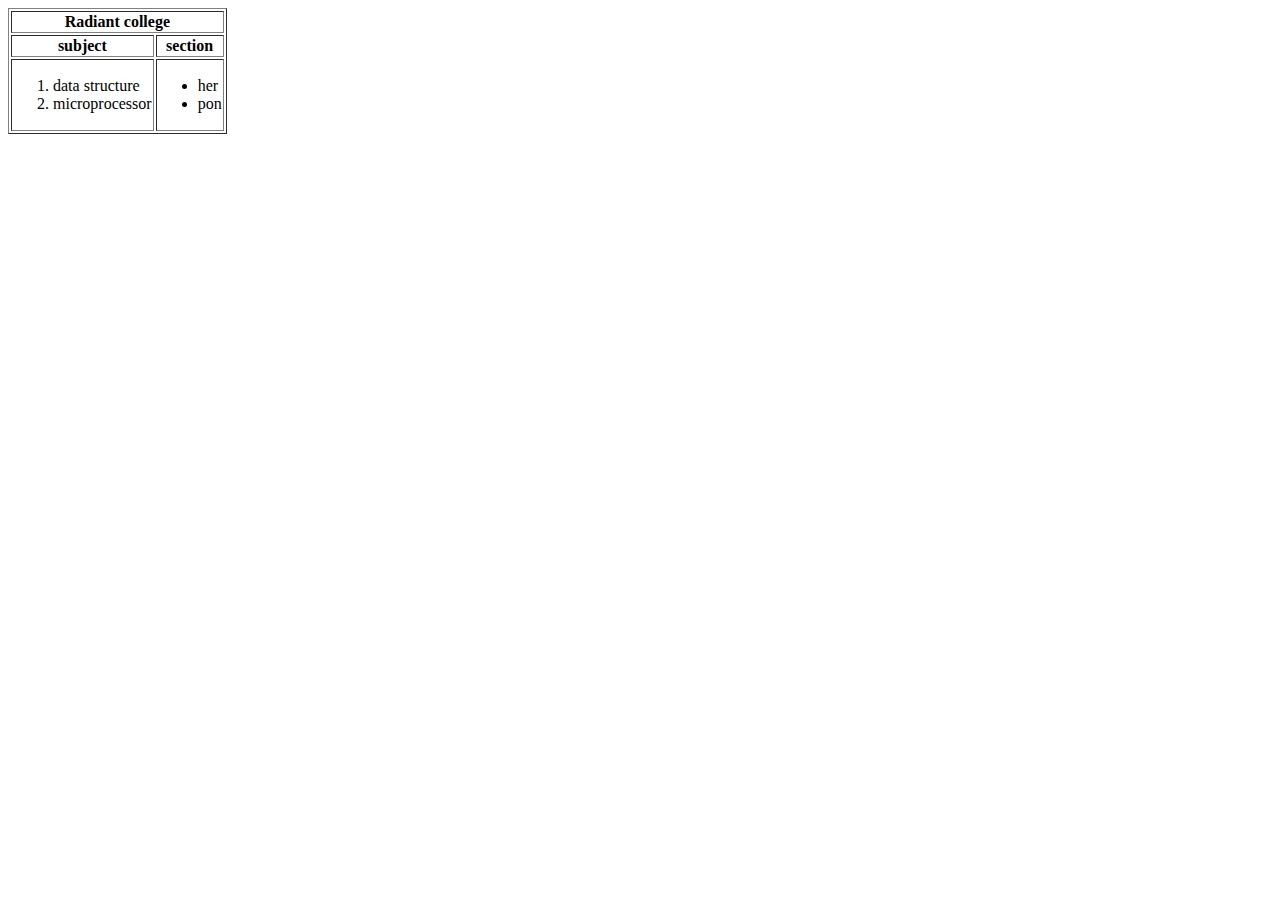
<file: table.html>
<!DOCTYPE html>
<html lang="en">

<head>
    <meta charset="UTF-8">
    <meta name="viewport" content="width=device-width, initial-scale=1.0">
    <title>Document</title>
</head>

<body>
    <table border="1">
        <tr>
            <th colspan="2">Radiant college</th>
        </tr>
        <tr>
            <th>subject</th>
             <th>section</th>
        </tr>
        <td>
            <ol>
                <li>data structure</li>
                <li>microprocessor</li>
            </ol>

        </td>
<td>
     <ul>
                <li>her</li>
                <li>pon</li>
            </ul>
</td>


      

    </table>
</body>

</html>
</file>
<file: aboutus.css>
/* General Styles */
* {
    margin: 0;
    padding: 0;
    box-sizing: border-box;
}

body {
    font-family: 'Segoe UI', Tahoma, Geneva, Verdana, sans-serif;
    color: #333;
    line-height: 1.6;
    background-color: #f8f9fa;
}

/* Hero Banner Section */
.hero-banner {
    width: 100%;
    height: 60vh;
    background: linear-gradient(135deg, #667eea 0%, #764ba2 100%);
    display: flex;
    align-items: center;
    justify-content: center;
    position: relative;
    overflow: hidden;
}

.hero-banner::before {
    content: '';
    position: absolute;
    width: 400px;
    height: 400px;
    background: rgba(255, 255, 255, 0.1);
    border-radius: 50%;
    top: -50px;
    left: -50px;
    animation: float 6s ease-in-out infinite;
}

.hero-banner::after {
    content: '';
    position: absolute;
    width: 300px;
    height: 300px;
    background: rgba(255, 255, 255, 0.15);
    border-radius: 50%;
    bottom: -30px;
    right: -30px;
    animation: float 8s ease-in-out infinite;
}

@keyframes float {
    0%, 100% {
        transform: translateY(0px);
    }
    50% {
        transform: translateY(20px);
    }
}

.hero-content {
    text-align: center;
    color: white;
    z-index: 1;
    animation: fadeInUp 1s ease-out;
}

@keyframes fadeInUp {
    from {
        opacity: 0;
        transform: translateY(30px);
    }
    to {
        opacity: 1;
        transform: translateY(0);
    }
}

.hero-content h1 {
    font-size: 4rem;
    margin-bottom: 20px;
    font-weight: 700;
    text-shadow: 2px 2px 4px rgba(0, 0, 0, 0.2);
}

.hero-content p {
    font-size: 1.5rem;
    opacity: 0.95;
}

/* Mission Statement Section */
.mission-statement {
    padding: 80px 20px;
    background-color: white;
}

.mission-content {
    max-width: 800px;
    margin: 0 auto;
    text-align: center;
}

.mission-content h2 {
    font-size: 2.5rem;
    margin-bottom: 30px;
    color: #667eea;
    font-weight: 700;
}

.mission-content p {
    font-size: 1.2rem;
    color: #555;
    line-height: 1.8;
    margin-bottom: 20px;
}

.highlight {
    color: #764ba2;
    font-weight: 700;
    font-style: italic;
}

/* Our Story Section */
.our-story {
    padding: 80px 20px;
    background-color: #f8f9fa;
}

.story-container {
    max-width: 1200px;
    margin: 0 auto;
    display: grid;
    grid-template-columns: 1fr 1fr;
    gap: 60px;
    align-items: center;
}

.story-text h2 {
    font-size: 2.5rem;
    color: #333;
    margin-bottom: 40px;
    font-weight: 700;
}

/* Timeline Styles */
.timeline {
    position: relative;
    padding-left: 40px;
}

.timeline::before {
    content: '';
    position: absolute;
    left: 0;
    top: 0;
    bottom: 0;
    width: 3px;
    background: linear-gradient(to bottom, #667eea, #764ba2);
}

.timeline-item {
    position: relative;
    margin-bottom: 30px;
    padding-bottom: 30px;
}

.timeline-content h3 {
    font-size: 1.3rem;
    color: #667eea;
    margin-bottom: 10px;
    font-weight: 700;
}

.timeline-content p {
    color: #555;
    line-height: 1.6;
}

.story-image {
    display: flex;
    align-items: center;
    justify-content: center;
}

.placeholder-image {
    width: 100%;
    height: 400px;
    background: linear-gradient(135deg, #667eea 0%, #764ba2 100%);
    border-radius: 12px;
    display: flex;
    flex-direction: column;
    align-items: center;
    justify-content: center;
    color: white;
    font-size: 3rem;
    box-shadow: 0 10px 30px rgba(0, 0, 0, 0.1);
}

.placeholder-image i {
    font-size: 4rem;
    margin-bottom: 20px;
}

.placeholder-image p {
    font-size: 1.5rem;
    font-weight: 600;
}

/* Team Section */
.team-section {
    padding: 80px 20px;
    background-color: white;
}

.team-container {
    max-width: 1200px;
    margin: 0 auto;
}

.team-container h2 {
    text-align: center;
    font-size: 2.5rem;
    margin-bottom: 60px;
    color: #333;
    font-weight: 700;
}

.team-grid {
    display: grid;
    grid-template-columns: repeat(auto-fit, minmax(300px, 1fr));
    gap: 35px;
}

.team-card {
    background: white;
    border-radius: 12px;
    padding: 35px;
    text-align: center;
    box-shadow: 0 5px 15px rgba(0, 0, 0, 0.08);
    transition: all 0.3s ease;
    border: 2px solid #f0f0f0;
}

.team-card:hover {
    transform: translateY(-10px);
    box-shadow: 0 15px 35px rgba(102, 126, 234, 0.2);
    border-color: #667eea;
}

.team-image {
    width: 100px;
    height: 100px;
    margin: 0 auto 20px;
    background: linear-gradient(135deg, #667eea 0%, #764ba2 100%);
    border-radius: 50%;
    display: flex;
    align-items: center;
    justify-content: center;
    font-size: 3rem;
    color: white;
}

.team-card h3 {
    font-size: 1.3rem;
    color: #333;
    margin-bottom: 8px;
    font-weight: 700;
}

.team-card .role {
    color: #667eea;
    font-weight: 600;
    margin-bottom: 15px;
    font-size: 0.95rem;
}

.team-card .bio {
    color: #666;
    font-size: 0.95rem;
    line-height: 1.6;
}

/* Core Values Section */
.core-values {
    padding: 80px 20px;
    background-color: #f8f9fa;
}

.values-container {
    max-width: 1200px;
    margin: 0 auto;
}

.values-container h2 {
    text-align: center;
    font-size: 2.5rem;
    margin-bottom: 60px;
    color: #333;
    font-weight: 700;
}

.values-grid {
    display: grid;
    grid-template-columns: repeat(auto-fit, minmax(250px, 1fr));
    gap: 30px;
}

.value-card {
    background: white;
    padding: 35px;
    border-radius: 12px;
    text-align: center;
    box-shadow: 0 5px 15px rgba(0, 0, 0, 0.08);
    transition: all 0.3s ease;
}

.value-card:hover {
    transform: scale(1.05);
    box-shadow: 0 15px 35px rgba(102, 126, 234, 0.2);
}

.value-icon {
    font-size: 3rem;
    color: #667eea;
    margin-bottom: 20px;
}

.value-card h3 {
    font-size: 1.3rem;
    color: #333;
    margin-bottom: 15px;
    font-weight: 700;
}

.value-card p {
    color: #666;
    font-size: 0.95rem;
    line-height: 1.6;
}

/* Call-to-Action Section */
.cta-section {
    padding: 80px 20px;
    background: linear-gradient(135deg, #667eea 0%, #764ba2 100%);
    text-align: center;
    color: white;
}

.cta-content h2 {
    font-size: 2.5rem;
    margin-bottom: 20px;
    font-weight: 700;
}

.cta-content p {
    font-size: 1.2rem;
    margin-bottom: 35px;
    opacity: 0.95;
}

.cta-button {
    padding: 15px 50px;
    font-size: 1.1rem;
    background-color: white;
    color: #667eea;
    border: none;
    border-radius: 50px;
    cursor: pointer;
    font-weight: 600;
    transition: all 0.3s ease;
    box-shadow: 0 10px 30px rgba(0, 0, 0, 0.2);
}

.cta-button:hover {
    transform: translateY(-3px);
    box-shadow: 0 15px 40px rgba(0, 0, 0, 0.3);
    background-color: #f0f0f0;
}

.cta-button:active {
    transform: translateY(0);
}

/* Footer Section */
#footer {
    width: 100%;
    background-color: #1a1a1a;
    color: white;
    padding: 60px 20px 20px;
}

.footer-container {
    max-width: 1200px;
    margin: 0 auto;
    display: grid;
    grid-template-columns: repeat(auto-fit, minmax(250px, 1fr));
    gap: 40px;
    margin-bottom: 40px;
}

.footer-section h3 {
    font-size: 1.3rem;
    color: #667eea;
    margin-bottom: 15px;
    font-weight: 700;
}

.footer-section p {
    color: #ccc;
    font-size: 0.95rem;
    line-height: 1.8;
    margin-bottom: 10px;
}

.footer-section ul {
    list-style: none;
}

.footer-section ul li {
    margin-bottom: 8px;
}

.footer-section a {
    color: #667eea;
    text-decoration: none;
    transition: color 200ms ease;
}

.footer-section a:hover {
    color: white;
}

.social-links {
    display: flex;
    gap: 15px;
}

.social-icon {
    display: inline-flex;
    align-items: center;
    justify-content: center;
    width: 40px;
    height: 40px;
    background-color: #555;
    border-radius: 50%;
    color: white;
    text-decoration: none;
    font-weight: bold;
    font-size: 1rem;
    transition: all 0.3s ease;
}

.social-icon:hover {
    background-color: #667eea;
    transform: translateY(-3px);
}

.social-icon i {
    display: flex;
    align-items: center;
    justify-content: center;
    font-size: 1.1rem;
}

.footer-bottom {
    text-align: center;
    padding-top: 30px;
    border-top: 1px solid #333;
    color: #999;
    font-size: 0.9rem;
}

/* Responsive Design */
@media (max-width: 768px) {
    .hero-banner {
        height: 50vh;
    }

    .hero-content h1 {
        font-size: 2.5rem;
    }

    .hero-content p {
        font-size: 1.1rem;
    }

    .mission-content h2 {
        font-size: 2rem;
    }

    .mission-content p {
        font-size: 1rem;
    }

    .story-container {
        grid-template-columns: 1fr;
        gap: 40px;
    }

    .story-text h2 {
        font-size: 2rem;
    }

    .placeholder-image {
        height: 250px;
    }

    .placeholder-image i {
        font-size: 2.5rem;
    }

    .team-container h2,
    .values-container h2,
    .cta-content h2 {
        font-size: 2rem;
        margin-bottom: 40px;
    }

    .values-grid,
    .team-grid {
        gap: 20px;
    }

    .team-card,
    .value-card {
        padding: 25px;
    }

    .footer-container {
        grid-template-columns: 1fr;
    }

    .footer-section h3 {
        font-size: 1.1rem;
    }
}

@media (max-width: 480px) {
    .hero-banner {
        height: 40vh;
    }

    .hero-content h1 {
        font-size: 1.8rem;
    }

    .hero-content p {
        font-size: 1rem;
    }

    .mission-statement,
    .our-story,
    .team-section,
    .core-values,
    .cta-section {
        padding: 50px 15px;
    }

    .mission-content h2 {
        font-size: 1.5rem;
    }

    .story-text h2 {
        font-size: 1.5rem;
    }

    .timeline {
        padding-left: 25px;
    }

    .timeline::before {
        left: -5px;
    }

    .timeline-marker {
        left: -15px;
    }

    .placeholder-image {
        height: 200px;
    }

    .placeholder-image i {
        font-size: 2rem;
    }

    .team-grid,
    .values-grid {
        grid-template-columns: 1fr;
    }

    .team-card,
    .value-card {
        padding: 20px;
    }

    .cta-content h2 {
        font-size: 1.5rem;
    }

    .cta-button {
        padding: 12px 35px;
        font-size: 1rem;
    }
}
</file>
<file: style.css>
* {
    margin: 0;
    padding: 0px;
    box-sizing: border-box;
}

html,
body {
    height: 100%;
    width: 100%;
    font-family: Arial, sans-serif;
}

.page-section {
    display: none;
    opacity: 0;
    transition: opacity 0.3s ease-in-out;
}

.page-section.active {
    display: block;
    opacity: 1;
}

#main {
    width: 100%;
    padding-top: 105px;
}

header {
    height: 105px;
    width: 100%;
    background-color: rgb(44, 89, 133);
    display: flex;
    align-items: center;
    justify-content: space-between;
    position: fixed;
    top: 0;
    left: 0;
    z-index: 1000;
}

header .logo {
    height: 85%;
    width: 85%;
    aspect-ratio: 1;
    max-width: 85px;
    max-height: 85px;
    background-color: white;
    border-radius: 50%;
    margin-left: 10px;
}

header .logo img {
    height: 100%;
    width: 100%;
    object-fit: cover;
}

header nav {
    height: 100%;
    flex: 0.5;
    display: flex;
    align-items: center;
    justify-content: center;
}

header nav ul {
    height: 100%;
    width: 100%;
    display: flex;
    align-items: center;
    justify-content: space-around;
    flex-wrap: wrap;
}

header nav ul li {
    list-style: none;
    color: white;
    font-size: 18px;
    font-weight: bold;
    cursor: pointer;
    flex: 0 1 auto;
    padding: 0 15px;
}

header nav ul li a {
    text-decoration: none;
    color: white;
    display: inline-block;
    position: relative;
    transition: transform 180ms ease;
}

header nav ul li a.active {
    transform: scale(1.06);
}

header nav ul li a.active::after {
    transform: scaleX(1);
}

header nav ul li a::after {
    content: "";
    position: absolute;
    left: 0;
    bottom: -4px;
    width: 100%;
    height: 2px;
    background-color: white;
    transform: scaleX(0);
    transform-origin: left;
    transition: transform 220ms ease;
}

header nav ul li a:hover {
    transform: scale(1.06);
}

header nav ul li a:hover::after {
    transform: scaleX(1);
}

@media (max-width: 500px) {
    #main {
        padding-top: 130px;
    }

    header {
        height: auto;
        flex-wrap: wrap;
        padding: 10px 0;
    }

    header .logo {
        max-width: 60px;
        max-height: 60px;
        margin-left: 5px;
    }

    header nav {
        order: 3;
        width: 100%;
        height: auto;
        flex: 0 1 100%;
        justify-content: flex-start;
        padding: 10px 10px 0;
    }

    header nav ul {
        flex-direction: row;
        gap: 0;
        flex-wrap: wrap;
        justify-content: center;
    }

    header nav ul li {
        font-size: 12px;
        padding: 8px 8px;
    }

    header .sign-buttons {
        width: 100%;
        order: 4;
        gap: 8px;
        justify-content: center;
        padding: 10px 0;
    }

    header .sign-buttons button {
        padding: 8px 12px;
        font-size: 12px;
    }

    .cards-container {
        grid-template-columns: 1fr;
    }

    #our-features h2 {
        font-size: 2rem;
    }

    .explore-btn {
        padding: 12px 35px;
        font-size: 1rem;
    }

    .footer-container {
        grid-template-columns: 1fr;
    }

    .footer-section h3 {
        font-size: 1.1rem;
    }

    #feedback h2,
    #partners h2 {
        font-size: 2rem;
    }

    .partners-container,
    .feedback-container {
        grid-template-columns: 1fr;
    }
}

header .sign-buttons {
    height: 100%;
    width: auto;
    display: flex;
    align-items: center;
    justify-content: space-between;
    gap: 10px;
    padding-right: 30px;
}

header .sign-buttons button {
    padding: 10px 20px;
    border: none;
    border-radius: 5px;
    background-color: white;
    color: rgb(44, 89, 133);
    position: relative;
    overflow: hidden;
    z-index: 0;
    isolation: isolate;
    transition: transform 180ms ease, color 200ms ease;
}

header .sign-buttons button::before {
    content: "";
    position: absolute;
    left: 0;
    top: 0;
    width: 100%;
    height: 100%;
    background-color: seagreen;
    transform: scaleX(0);
    transform-origin: left;
    transition: transform 220ms ease;
    z-index: -1;
}

header .sign-buttons button:hover {
    transform: scale(1.06);
    color: white;
}

header .sign-buttons button:hover::before {
    transform: scaleX(1);
}


#Hero {
    height: 60vh;
    width: 100%;
    background: linear-gradient(135deg, #667eea 0%, #764ba2 100%);
    display: flex;
    align-items: center;
    justify-content: center;
    position: relative;
    overflow: hidden;
}

.hero-video {
    position: absolute;
    top: 0;
    left: 0;
    width: 100%;
    height: 100%;
    object-fit: cover;
    z-index: 1;
}

.hero-overlay {
    position: absolute;
    top: 0;
    left: 0;
    width: 100%;
    height: 100%;
    background: rgba(102, 126, 234, 0.5);
    z-index: 2;
}

.p1-Text {
    width: 100%;
    height: 100%;
    display: flex;
    align-items: center;
    justify-content: center;
    position: relative;
    z-index: 3;
}

.Style-font {
    text-align: center;
    font-family: 'Georgia', 'Playfair Display', serif;
    font-size: 3.5rem;
    font-weight: 700;
    color: white;
    display: flex;
    flex-direction: column;
    gap: 2px;
    align-items: center;
}

.Style-font span {
    display: block;
    line-height: 1.2;
    font-family: 'Brush Script MT', 'Lucida Handwriting', cursive;
    font-style: italic;
    font-size: 2.8rem;
}

.Style-font button {
    padding: 12px 30px;
    border: none;
    border-radius: 5px;
    background-color: white;
    color: rgb(44, 89, 133);
    font-size: 16px;
    font-weight: bold;
    position: relative;
    overflow: hidden;
    z-index: 0;
    isolation: isolate;
    transition: transform 180ms ease, color 200ms ease;
    cursor: pointer;
    margin-top: 20px;
}

.Style-font button::before {
    content: "";
    position: absolute;
    left: 0;
    top: 0;
    width: 100%;
    height: 100%;
    background-color: rgb(102, 126, 234);
    transform: scaleX(0);
    transform-origin: left;
    transition: transform 220ms ease;
    z-index: -1;
}

.Style-font button:hover {
    transform: scale(1.06);
    color: white;
}

.Style-font button:hover::before {
    transform: scaleX(1);
}


#our-features {
    width: 100%;
    padding: 80px 20px;
    background: linear-gradient(135deg, #f5f7fa 0%, #c3cfe2 100%);
}

#our-features h2 {
    text-align: center;
    font-size: 2.5rem;
    color: rgb(44, 89, 133);
    margin-bottom: 60px;
    font-weight: 700;
}

.cards-container {
    max-width: 1200px;
    margin: 0 auto;
    display: grid;
    grid-template-columns: repeat(auto-fit, minmax(300px, 1fr));
    gap: 30px;
    width: 100%;
}

.card {
    width: 100%;
    padding: 40px 30px;
    background-color: white;
    border-radius: 12px;
    box-shadow: 0 4px 20px rgba(0, 0, 0, 0.1);
    text-align: center;
    transition: transform 300ms ease, box-shadow 300ms ease;
    display: flex;
    flex-direction: column;
    align-items: center;
    justify-content: center;
    min-height: 280px;
}

.card:hover {
    transform: translateY(-15px);
    box-shadow: 0 12px 35px rgba(0, 0, 0, 0.2);
}

.card-icon {
    font-size: 4rem;
    margin-bottom: 20px;
}

.card h3 {
    font-size: 1.6rem;
    color: rgb(44, 89, 133);
    margin-bottom: 15px;
    font-weight: 700;
}

.card p {
    font-size: 1rem;
    color: #666;
    line-height: 1.6;
}

#enroll-admin {
    width: 100%;
    padding: 80px 20px;
    background: linear-gradient(135deg, #667eea 0%, #764ba2 100%);
    text-align: center;
}

.enroll-content {
    max-width: 700px;
    margin: 0 auto;
}

.enroll-content h2 {
    font-size: 2.8rem;
    color: white;
    margin-bottom: 20px;
    font-weight: 700;
}

.enroll-content p {
    font-size: 1.1rem;
    color: white;
    line-height: 1.8;
    margin-bottom: 30px;
}

.enroll-button {
    padding: 15px 50px;
    font-size: 1.1rem;
    font-weight: bold;
    border: none;
    border-radius: 5px;
    background-color: white;
    color: #667eea;
    position: relative;
    overflow: hidden;
    z-index: 0;
    isolation: isolate;
    transition: transform 180ms ease, color 200ms ease;
    cursor: pointer;
}

.enroll-button::before {
    content: "";
    position: absolute;
    left: 0;
    top: 0;
    width: 100%;
    height: 100%;
    background-color: rgb(44, 89, 133);
    transform: scaleX(0);
    transform-origin: left;
    transition: transform 220ms ease;
    z-index: -1;
}

.enroll-button:hover {
    transform: scale(1.06);
    color: white;
}

.enroll-button:hover::before {
    transform: scaleX(1);
}


#partners {
    width: 100%;
    padding: 80px 20px;
    background-color: #f8f9fa;
}

#partners h2 {
    text-align: center;
    font-size: 2.5rem;
    color: rgb(44, 89, 133);
    margin-bottom: 60px;
    font-weight: 700;
}

.partners-container {
    max-width: 1200px;
    margin: 0 auto;
    display: grid;
    grid-template-columns: repeat(auto-fit, minmax(250px, 1fr));
    gap: 40px;
}

.partner-card {
    background-color: white;
    padding: 40px 30px;
    border-radius: 10px;
    text-align: center;
    box-shadow: 0 4px 15px rgba(0, 0, 0, 0.08);
    transition: transform 300ms ease, box-shadow 300ms ease;
}

.partner-card:hover {
    transform: scale(1.05);
    box-shadow: 0 8px 25px rgba(0, 0, 0, 0.15);
}

.partner-logo {
    font-size: 3.5rem;
    margin-bottom: 20px;
}

.partner-card p {
    font-size: 1.1rem;
    color: rgb(44, 89, 133);
    font-weight: 600;
}


#feedback {
    width: 100%;
    padding: 80px 20px;
    background: linear-gradient(135deg, #f5f7fa 0%, #c3cfe2 100%);
}

#feedback h2 {
    text-align: center;
    font-size: 2.5rem;
    color: rgb(44, 89, 133);
    margin-bottom: 60px;
    font-weight: 700;
}

.feedback-container {
    max-width: 1200px;
    margin: 0 auto;
    display: grid;
    grid-template-columns: repeat(auto-fit, minmax(280px, 1fr));
    gap: 30px;
}

.feedback-card {
    background-color: white;
    padding: 40px 30px;
    border-radius: 10px;
    box-shadow: 0 4px 20px rgba(0, 0, 0, 0.1);
    transition: transform 300ms ease, box-shadow 300ms ease;
}

.feedback-card:hover {
    transform: translateY(-10px);
    box-shadow: 0 12px 35px rgba(0, 0, 0, 0.15);
}

.star-rating {
    font-size: 1.3rem;
    margin-bottom: 15px;
    letter-spacing: 2px;
}

.feedback-text {
    font-size: 1rem;
    color: #555;
    line-height: 1.8;
    margin-bottom: 20px;
    font-style: italic;
}

.feedback-author {
    font-weight: 700;
    color: rgb(44, 89, 133);
    font-size: 0.95rem;
    margin-bottom: 5px;
}

.feedback-role {
    font-size: 0.85rem;
    color: #999;
}

#footer {
    width: 100%;
    background-color: #1a1a1a;
    color: white;
    padding: 60px 20px 20px;
}

.footer-container {
    max-width: 1200px;
    margin: 0 auto;
    display: grid;
    grid-template-columns: repeat(auto-fit, minmax(250px, 1fr));
    gap: 40px;
    margin-bottom: 40px;
}

.footer-section h3 {
    font-size: 1.3rem;
    color: #667eea;
    margin-bottom: 15px;
    font-weight: 700;
}

.footer-section p {
    color: #ccc;
    font-size: 0.95rem;
    line-height: 1.8;
    margin-bottom: 10px;
}

.footer-section ul {
    list-style: none;
}

.footer-section ul li {
    margin-bottom: 8px;
}

.footer-section a {
    color: #667eea;
    text-decoration: none;
    transition: color 200ms ease;
}

.footer-section a:hover {
    color: white;
}

.social-links {
    display: flex;
    gap: 15px;
}

.social-icon {
    display: inline-flex;
    align-items: center;
    justify-content: center;
    width: 40px;
    height: 40px;
    background-color: #555;
    border-radius: 50%;
    color: white;
    text-decoration: none;
    font-weight: bold;
    font-size: 1rem;
    transition: all 0.3s ease;
}

.social-icon:hover {
    background-color: #667eea;
    transform: translateY(-3px);
}

.social-icon i {
    display: flex;
    align-items: center;
    justify-content: center;
    font-size: 1.1rem;
}

.footer-bottom {
    text-align: center;
    padding-top: 30px;
    border-top: 1px solid #333;
    color: #999;
    font-size: 0.9rem;
}

.cta-button:active {
    transform: translateY(0);
}
</file>
<file: contact.css>
/* General Styles */
* {
    margin: 0;
    padding: 0;
    box-sizing: border-box;
}

body {
    font-family: 'Segoe UI', Tahoma, Geneva, Verdana, sans-serif;
    color: #333;
    line-height: 1.6;
    background-color: #f8f9fa;
}

.contact-section {
    width: 100%;
    padding: 50px 20px;
    background-color: #f8f9fa;
    min-height: 100vh;
}

.contact-container {
    max-width: 1200px;
    margin: 0 auto;
}

.contact-container h1 {
    text-align: center;
    font-size: 2.8rem;
    color: rgb(44, 89, 133);
    margin-bottom: 15px;
    font-weight: 700;
}

.contact-container>p {
    text-align: center;
    font-size: 1.1rem;
    color: #666;
    margin-bottom: 60px;
}

.contact-content {
    display: grid;
    grid-template-columns: 1fr 1fr;
    gap: 60px;
}

.contact-form {
    background-color: white;
    padding: 40px;
    border-radius: 10px;
    box-shadow: 0 4px 20px rgba(0, 0, 0, 0.1);
}

.contact-form h2 {
    font-size: 1.8rem;
    color: rgb(44, 89, 133);
    margin-bottom: 30px;
    font-weight: 700;
}

.form-group {
    margin-bottom: 25px;
}

.form-group label {
    display: block;
    font-weight: 600;
    color: #333;
    margin-bottom: 8px;
    font-size: 0.95rem;
}

.form-group input,
.form-group textarea {
    width: 100%;
    padding: 12px;
    border: 1px solid #ddd;
    border-radius: 5px;
    font-family: Arial, sans-serif;
    font-size: 0.95rem;
    transition: border-color 200ms ease, box-shadow 200ms ease;
}

.form-group input:focus,
.form-group textarea:focus {
    outline: none;
    border-color: rgb(44, 89, 133);
    box-shadow: 0 0 0 3px rgba(44, 89, 133, 0.1);
}

.form-group textarea {
    resize: vertical;
    min-height: 120px;
}

.submit-btn {
    width: 100%;
    padding: 12px;
    border: none;
    border-radius: 5px;
    background-color: rgb(44, 89, 133);
    color: white;
    font-size: 1rem;
    font-weight: bold;
    cursor: pointer;
    transition: transform 180ms ease, background-color 200ms ease;
}

.submit-btn:hover {
    background-color: #1a3a52;
    transform: scale(1.02);
}

.submit-btn:active {
    transform: scale(0.98);
}

.contact-info {
    display: flex;
    flex-direction: column;
    gap: 40px;
}

.contact-info h2 {
    font-size: 1.8rem;
    color: rgb(44, 89, 133);
    margin-bottom: 10px;
    font-weight: 700;
}

.info-item {
    display: flex;
    gap: 20px;
    padding: 20px;
    background-color: white;
    border-radius: 10px;
    box-shadow: 0 2px 10px rgba(0, 0, 0, 0.05);
    transition: transform 200ms ease, box-shadow 200ms ease;
}

.info-item:hover {
    transform: translateY(-5px);
    box-shadow: 0 6px 20px rgba(0, 0, 0, 0.1);
}

.info-item i {
    font-size: 2rem;
    color: #667eea;
    min-width: 50px;
    display: flex;
    align-items: center;
    justify-content: center;
}

.info-item h3 {
    font-size: 1.1rem;
    color: rgb(44, 89, 133);
    margin-bottom: 5px;
    font-weight: 700;
}

.info-item p {
    color: #666;
    font-size: 0.95rem;
    line-height: 1.6;
}

.info-item a {
    color: #667eea;
    text-decoration: none;
    transition: color 200ms ease;
}

.info-item a:hover {
    color: rgb(44, 89, 133);
    text-decoration: underline;
}

@media (max-width: 500px) {
    .contact-section {
        padding: 60px 20px;
    }

    .contact-container h1 {
        font-size: 2rem;
    }

    .contact-content {
        grid-template-columns: 1fr;
        gap: 40px;
    }

    .contact-form,
    .contact-info {
        padding: 30px 20px;
    }

    .contact-form h2,
    .contact-info h2 {
        font-size: 1.5rem;
    }
}
</file>
<file: create-event.css>
* {
    margin: 0;
    padding: 0;
    box-sizing: border-box;
    font-family: 'Segoe UI', Tahoma, Geneva, Verdana, sans-serif;
}

body {
    min-height: 100vh;
    background: linear-gradient(135deg, #1a1a2e 0%, #16213e 50%, #0f3460 100%);
    padding: 30px 20px;
}

.event-container {
    width: 100%;
    max-width: 800px;
    margin: 0 auto;
}

.event-box {
    background: rgba(255, 255, 255, 0.98);
    padding: 40px;
    border-radius: 20px;
    box-shadow: 0 20px 60px rgba(0, 0, 0, 0.3);
}

.logo {
    text-align: center;
    margin-bottom: 20px;
}

.logo img {
    width: 80px;
    height: auto;
}

.event-box h2 {
    color: #1a1a2e;
    font-size: 28px;
    text-align: center;
    margin-bottom: 10px;
}

.subtitle {
    color: #666;
    text-align: center;
    margin-bottom: 30px;
}

/* Step Indicator */
.step-indicator {
    display: flex;
    justify-content: center;
    align-items: center;
    margin-bottom: 40px;
}

.step {
    display: flex;
    flex-direction: column;
    align-items: center;
    gap: 8px;
}

.step-number {
    width: 40px;
    height: 40px;
    border-radius: 50%;
    background: #e0e0e0;
    color: #666;
    display: flex;
    align-items: center;
    justify-content: center;
    font-weight: 600;
    font-size: 16px;
    transition: all 0.3s ease;
}

.step.active .step-number,
.step.completed .step-number {
    background: linear-gradient(135deg, #0f3460, #1a1a2e);
    color: white;
}

.step span {
    font-size: 14px;
    color: #666;
}

.step.active span {
    color: #0f3460;
    font-weight: 600;
}

.step-line {
    width: 100px;
    height: 3px;
    background: #e0e0e0;
    margin: 0 20px;
    margin-bottom: 25px;
    transition: all 0.3s ease;
}

.step-line.active {
    background: linear-gradient(135deg, #0f3460, #1a1a2e);
}

/* Form Steps */
.form-step {
    display: none;
}

.form-step.active {
    display: block;
    animation: fadeIn 0.4s ease;
}

@keyframes fadeIn {
    from {
        opacity: 0;
        transform: translateX(20px);
    }
    to {
        opacity: 1;
        transform: translateX(0);
    }
}

.form-step h3 {
    color: #1a1a2e;
    font-size: 20px;
    margin-bottom: 25px;
    padding-bottom: 10px;
    border-bottom: 2px solid #e0e0e0;
}

/* Event Type Cards */
.event-types {
    display: grid;
    grid-template-columns: repeat(3, 1fr);
    gap: 15px;
    margin-bottom: 30px;
}

.event-type-card {
    cursor: pointer;
}

.event-type-card input {
    display: none;
}

.event-type-card .card-content {
    padding: 25px 15px;
    border: 2px solid #e0e0e0;
    border-radius: 15px;
    text-align: center;
    transition: all 0.3s ease;
}

.event-type-card:hover .card-content {
    border-color: #0f3460;
    transform: translateY(-3px);
    box-shadow: 0 10px 25px rgba(15, 52, 96, 0.15);
}

.event-type-card input:checked + .card-content {
    border-color: #0f3460;
    background: linear-gradient(135deg, rgba(15, 52, 96, 0.1), rgba(26, 26, 46, 0.1));
    box-shadow: 0 10px 25px rgba(15, 52, 96, 0.2);
}

.event-type-card i {
    font-size: 36px;
    color: #0f3460;
    margin-bottom: 10px;
}

.event-type-card h4 {
    color: #1a1a2e;
    font-size: 16px;
    margin-bottom: 5px;
}

.event-type-card p {
    color: #666;
    font-size: 12px;
}

/* Form Inputs */
.form-row {
    margin-bottom: 20px;
}

.form-row.two-columns {
    display: grid;
    grid-template-columns: 1fr 1fr;
    gap: 20px;
}

.input-group {
    position: relative;
}

.input-group label {
    display: block;
    color: #1a1a2e;
    font-size: 14px;
    font-weight: 500;
    margin-bottom: 8px;
}

.input-group input,
.input-group select,
.input-group textarea {
    width: 100%;
    padding: 14px 16px;
    border: 2px solid #e0e0e0;
    border-radius: 10px;
    font-size: 15px;
    transition: all 0.3s ease;
    background: white;
}

.input-group input:focus,
.input-group select:focus,
.input-group textarea:focus {
    border-color: #0f3460;
    outline: none;
    box-shadow: 0 0 10px rgba(15, 52, 96, 0.2);
}

.input-group textarea {
    resize: vertical;
    min-height: 80px;
}

/* Checkbox Group */
.checkbox-group {
    display: flex;
    flex-wrap: wrap;
    gap: 15px;
}

.checkbox-label {
    display: flex;
    align-items: center;
    gap: 8px;
    cursor: pointer;
    padding: 10px 15px;
    border: 2px solid #e0e0e0;
    border-radius: 8px;
    transition: all 0.3s ease;
}

.checkbox-label:hover {
    border-color: #0f3460;
}

.checkbox-label input {
    width: auto;
    accent-color: #0f3460;
}

.checkbox-label input:checked + span {
    color: #0f3460;
    font-weight: 500;
}

/* Buttons */
.form-buttons {
    display: flex;
    justify-content: space-between;
    margin-top: 30px;
    padding-top: 20px;
    border-top: 2px solid #e0e0e0;
}

.btn {
    padding: 14px 30px;
    border: none;
    border-radius: 10px;
    font-size: 16px;
    font-weight: 600;
    cursor: pointer;
    display: inline-flex;
    align-items: center;
    gap: 10px;
    text-decoration: none;
    transition: all 0.3s ease;
}

.btn-primary {
    background: linear-gradient(135deg, #0f3460, #1a1a2e);
    color: white;
}

.btn-primary:hover {
    transform: translateY(-2px);
    box-shadow: 0 10px 30px rgba(15, 52, 96, 0.4);
}

.btn-secondary {
    background: #e0e0e0;
    color: #666;
}

.btn-secondary:hover {
    background: #d0d0d0;
}

/* Validation Styles */
.input-error {
    border-color: #dc3545 !important;
}

.input-success {
    border-color: #28a745 !important;
}

.error-message {
    color: #dc3545;
    font-size: 12px;
    margin-top: 5px;
    display: none;
}

/* Modal */
.modal {
    display: none;
    position: fixed;
    top: 0;
    left: 0;
    width: 100%;
    height: 100%;
    background: rgba(0, 0, 0, 0.7);
    z-index: 1000;
    justify-content: center;
    align-items: center;
}

.modal.active {
    display: flex;
    animation: modalFadeIn 0.3s ease;
}

@keyframes modalFadeIn {
    from {
        opacity: 0;
    }
    to {
        opacity: 1;
    }
}

.modal-content {
    background: white;
    padding: 40px;
    border-radius: 20px;
    text-align: center;
    max-width: 500px;
    width: 90%;
    animation: modalSlideIn 0.3s ease;
}

@keyframes modalSlideIn {
    from {
        transform: translateY(-50px);
        opacity: 0;
    }
    to {
        transform: translateY(0);
        opacity: 1;
    }
}

.modal-icon {
    width: 80px;
    height: 80px;
    background: linear-gradient(135deg, #28a745, #20c997);
    border-radius: 50%;
    display: flex;
    align-items: center;
    justify-content: center;
    margin: 0 auto 20px;
}

.modal-icon i {
    font-size: 40px;
    color: white;
}

.modal-content h3 {
    color: #1a1a2e;
    font-size: 24px;
    margin-bottom: 10px;
}

.modal-content p {
    color: #666;
    margin-bottom: 20px;
}

.event-summary {
    background: #f8f9fa;
    padding: 20px;
    border-radius: 10px;
    text-align: left;
    margin-bottom: 20px;
}

.event-summary p {
    margin-bottom: 8px;
    color: #333;
}

.event-summary strong {
    color: #0f3460;
}

/* Responsive */
@media (max-width: 768px) {
    .event-box {
        padding: 25px;
    }
    
    .event-types {
        grid-template-columns: repeat(2, 1fr);
    }
    
    .form-row.two-columns {
        grid-template-columns: 1fr;
    }
    
    .step-line {
        width: 50px;
    }
    
    .step span {
        font-size: 12px;
    }
}

@media (max-width: 480px) {
    .event-types {
        grid-template-columns: 1fr;
    }
    
    .form-buttons {
        flex-direction: column;
        gap: 10px;
    }
    
    .btn {
        width: 100%;
        justify-content: center;
    }
    
    .checkbox-group {
        flex-direction: column;
    }
}
</file>
<file: event.css>
/* General Styles */
* {
    margin: 0;
    padding: 0;
    box-sizing: border-box;
}

body {
    font-family: 'Segoe UI', Tahoma, Geneva, Verdana, sans-serif;
    color: #333;
    line-height: 1.6;
    background-color: #f8f9fa;
}

/* Landing Page Section */
.landing-page {
    width: 100%;
    height: 70vh;
    background: linear-gradient(135deg, #667eea 0%, #764ba2 100%);
    display: flex;
    align-items: center;
    justify-content: center;
    position: relative;
    overflow: hidden;
}

.landing-page::before {
    content: '';
    position: absolute;
    width: 400px;
    height: 400px;
    background: rgba(255, 255, 255, 0.1);
    border-radius: 50%;
    top: -50px;
    left: -50px;
    animation: float 6s ease-in-out infinite;
}

.landing-page::after {
    content: '';
    position: absolute;
    width: 300px;
    height: 300px;
    background: rgba(255, 255, 255, 0.15);
    border-radius: 50%;
    bottom: -30px;
    right: -30px;
    animation: float 8s ease-in-out infinite;
}

@keyframes float {
    0%, 100% {
        transform: translateY(0px);
    }
    50% {
        transform: translateY(20px);
    }
}

.landing-content {
    text-align: center;
    color: white;
    z-index: 1;
    position: relative;
    animation: fadeInUp 1s ease-out;
}

@keyframes fadeInUp {
    from {
        opacity: 0;
        transform: translateY(30px);
    }
    to {
        opacity: 1;
        transform: translateY(0);
    }
}

.landing-content h1 {
    font-size: 4rem;
    margin-bottom: 20px;
    font-weight: 700;
    text-shadow: 2px 2px 4px rgba(0, 0, 0, 0.2);
}

.landing-content p {
    font-size: 1.5rem;
    margin-bottom: 40px;
    opacity: 0.95;
}

.explore-btn {
    padding: 15px 50px;
    font-size: 1.1rem;
    background-color: #fff;
    color: #667eea;
    border: none;
    border-radius: 50px;
    cursor: pointer;
    font-weight: 600;
    transition: all 0.3s ease;
    box-shadow: 0 10px 30px rgba(0, 0, 0, 0.2);
}

.explore-btn:hover {
    transform: translateY(-2px);
    box-shadow: 0 15px 40px rgba(0, 0, 0, 0.3);
    background-color: #f0f0f0;
}

.explore-btn:active {
    transform: translateY(0);
}

/* Create Event Section */
.create-event-section {
    padding: 100px 20px;
    background: linear-gradient(135deg, #1a1a2e 0%, #16213e 50%, #0f3460 100%);
    text-align: center;
}

.create-event-container {
    max-width: 600px;
    margin: 0 auto;
}

.create-event-container h2 {
    font-size: 3rem;
    color: white;
    margin-bottom: 20px;
    font-weight: 700;
}

.create-event-container p {
    font-size: 1.2rem;
    color: rgba(255, 255, 255, 0.8);
    margin-bottom: 40px;
}

.create-event-section .enroll-btn {
    padding: 18px 60px;
    font-size: 1.2rem;
    background: linear-gradient(135deg, #667eea 0%, #764ba2 100%);
    color: white;
    border: none;
    border-radius: 50px;
    cursor: pointer;
    font-weight: 600;
    transition: all 0.3s ease;
    box-shadow: 0 10px 30px rgba(102, 126, 234, 0.4);
}

.create-event-section .enroll-btn:hover {
    transform: translateY(-3px);
    box-shadow: 0 15px 40px rgba(102, 126, 234, 0.6);
}

/* Events Section */
.events-section {
    padding: 80px 20px;
    background-color: #f8f9fa;
}

.events-container {
    max-width: 1200px;
    margin: 0 auto;
}

.events-container h2 {
    text-align: center;
    font-size: 3rem;
    margin-bottom: 60px;
    color: #333;
    font-weight: 700;
}

/* Event Cards Grid */
.events-container {
    display: grid;
    grid-template-columns: repeat(auto-fit, minmax(300px, 1fr));
    gap: 30px;
    grid-auto-flow: dense;
}

.event-card {
    background: white;
    border-radius: 12px;
    padding: 30px;
    box-shadow: 0 5px 20px rgba(0, 0, 0, 0.1);
    transition: all 0.3s ease;
    display: flex;
    flex-direction: column;
    height: 100%;
    border-left: 5px solid #667eea;
}

.event-card:hover {
    transform: translateY(-8px);
    box-shadow: 0 15px 40px rgba(102, 126, 234, 0.2);
    border-left-color: #764ba2;
}

.event-header {
    margin-bottom: 20px;
    padding-bottom: 15px;
    border-bottom: 2px solid #f0f0f0;
}

.event-name {
    font-size: 1.5rem;
    color: #333;
    font-weight: 600;
    margin: 0;
}

.event-details {
    flex-grow: 1;
    margin-bottom: 25px;
}

.event-info {
    display: flex;
    justify-content: space-between;
    align-items: center;
    margin-bottom: 15px;
    padding-bottom: 12px;
    border-bottom: 1px solid #f0f0f0;
}

.event-info.remaining {
    background-color: #f8f9fa;
    padding: 10px 12px;
    border-radius: 8px;
    border: none;
    margin-bottom: 0;
}

.event-info .label {
    font-size: 0.9rem;
    color: #666;
    font-weight: 500;
}

.event-info .value {
    font-size: 0.95rem;
    color: #333;
    font-weight: 600;
}

.countdown {
    color: #667eea;
    font-weight: 700;
    font-size: 1rem;
}

.enroll-btn {
    width: 100%;
    padding: 12px;
    background: linear-gradient(135deg, #667eea 0%, #764ba2 100%);
    color: white;
    border: none;
    border-radius: 8px;
    font-size: 1rem;
    font-weight: 600;
    cursor: pointer;
    transition: all 0.3s ease;
    margin-top: auto;
}

.enroll-btn:hover {
    transform: scale(1.02);
    box-shadow: 0 8px 20px rgba(102, 126, 234, 0.3);
}

.enroll-btn:active {
    transform: scale(0.98);
}

/* Responsive Design */
@media (max-width: 768px) {
    .landing-content h1 {
        font-size: 2.5rem;
    }

    .landing-content p {
        font-size: 1.2rem;
    }

    .events-container h2 {
        font-size: 2rem;
        margin-bottom: 40px;
    }

    .event-card {
        padding: 20px;
    }

    .event-name {
        font-size: 1.3rem;
    }
}

@media (max-width: 480px) {
    .landing-page {
        height: auto;
        padding: 60px 20px;
    }

    .landing-content h1 {
        font-size: 2rem;
        margin-bottom: 15px;
    }

    .landing-content p {
        font-size: 1rem;
        margin-bottom: 30px;
    }

    .explore-btn {
        padding: 12px 35px;
        font-size: 1rem;
    }

    .events-container {
        grid-template-columns: 1fr;
    }

    .event-card {
        padding: 15px;
    }

    .event-info {
        flex-direction: column;
        align-items: flex-start;
    }

    .event-info .label {
        margin-bottom: 5px;
    }
}

/* Footer Section */
#footer {
    width: 100%;
    background-color: #1a1a1a;
    color: white;
    padding: 60px 20px 20px;
}

.footer-container {
    max-width: 1200px;
    margin: 0 auto;
    display: grid;
    grid-template-columns: repeat(auto-fit, minmax(250px, 1fr));
    gap: 40px;
    margin-bottom: 40px;
}

.footer-section h3 {
    font-size: 1.3rem;
    color: #667eea;
    margin-bottom: 15px;
    font-weight: 700;
}

.footer-section p {
    color: #ccc;
    font-size: 0.95rem;
    line-height: 1.8;
    margin-bottom: 10px;
}

.footer-section ul {
    list-style: none;
}

.footer-section ul li {
    margin-bottom: 8px;
}

.footer-section a {
    color: #667eea;
    text-decoration: none;
    transition: color 200ms ease;
}

.footer-section a:hover {
    color: white;
}

.social-links {
    display: flex;
    gap: 15px;
}

.social-icon {
    display: inline-flex;
    align-items: center;
    justify-content: center;
    width: 40px;
    height: 40px;
    background-color: #555;
    border-radius: 50%;
    color: white;
    text-decoration: none;
    font-weight: bold;
    font-size: 1rem;
}

.social-icon i {
    display: flex;
    align-items: center;
    justify-content: center;
    font-size: 1.1rem;
}

.footer-bottom {
    text-align: center;
    padding-top: 30px;
    border-top: 1px solid #333;
    color: #999;
    font-size: 0.9rem;
}

@media (max-width: 768px) {
    .footer-container {
        grid-template-columns: 1fr;
    }
    
    .footer-section h3 {
        font-size: 1.1rem;
    }
}
</file>
<file: signin.css>
* {
    margin: 0;
    padding: 0;
    box-sizing: border-box;
    font-family: 'Segoe UI', Tahoma, Geneva, Verdana, sans-serif;
}

body {
    min-height: 100vh;
    display: flex;
    justify-content: center;
    align-items: center;
    background: linear-gradient(135deg, #1a1a2e 0%, #16213e 50%, #0f3460 100%);
}

.signin-container {
    width: 100%;
    max-width: 450px;
    padding: 20px;
}

.signin-box {
    background: rgba(255, 255, 255, 0.95);
    padding: 40px;
    border-radius: 20px;
    box-shadow: 0 20px 60px rgba(0, 0, 0, 0.3);
    text-align: center;
}

.logo img {
    width: 80px;
    height: auto;
    margin-bottom: 20px;
}

.signin-box h2 {
    color: #1a1a2e;
    font-size: 28px;
    margin-bottom: 10px;
}

.subtitle {
    color: #666;
    margin-bottom: 30px;
}

.input-group {
    position: relative;
    margin-bottom: 20px;
}

.input-group i:first-child {
    position: absolute;
    left: 15px;
    top: 50%;
    transform: translateY(-50%);
    color: #666;
}

.input-group input {
    width: 100%;
    padding: 15px 45px;
    border: 2px solid #e0e0e0;
    border-radius: 10px;
    font-size: 16px;
    transition: all 0.3s ease;
}

.input-group input:focus {
    border-color: #0f3460;
    outline: none;
    box-shadow: 0 0 10px rgba(15, 52, 96, 0.2);
}

.toggle-password {
    position: absolute;
    right: 15px;
    top: 50%;
    transform: translateY(-50%);
    cursor: pointer;
    color: #666;
}

.options {
    display: flex;
    justify-content: space-between;
    align-items: center;
    margin-bottom: 25px;
    font-size: 14px;
}

.remember-me {
    display: flex;
    align-items: center;
    gap: 8px;
    color: #666;
    cursor: pointer;
}

.remember-me input {
    accent-color: #0f3460;
}

.forgot-password {
    color: #0f3460;
    text-decoration: none;
}

.forgot-password:hover {
    text-decoration: underline;
}

.signin-btn {
    width: 100%;
    padding: 15px;
    background: linear-gradient(135deg, #0f3460, #1a1a2e);
    color: white;
    border: none;
    border-radius: 10px;
    font-size: 18px;
    font-weight: 600;
    cursor: pointer;
    transition: all 0.3s ease;
}

.signin-btn:hover {
    transform: translateY(-2px);
    box-shadow: 0 10px 30px rgba(15, 52, 96, 0.4);
}

.divider {
    margin: 25px 0;
    position: relative;
}

.divider::before,
.divider::after {
    content: '';
    position: absolute;
    top: 50%;
    width: 40%;
    height: 1px;
    background: #e0e0e0;
}

.divider::before {
    left: 0;
}

.divider::after {
    right: 0;
}

.divider span {
    color: #666;
    font-size: 14px;
    background: white;
    padding: 0 10px;
}

.social-login {
    display: flex;
    gap: 15px;
    margin-bottom: 25px;
}

.social-btn {
    flex: 1;
    padding: 12px;
    border: 2px solid #e0e0e0;
    border-radius: 10px;
    background: white;
    cursor: pointer;
    display: flex;
    align-items: center;
    justify-content: center;
    gap: 10px;
    font-size: 14px;
    font-weight: 500;
    transition: all 0.3s ease;
}

.social-btn:hover {
    background: #f5f5f5;
}

.social-btn.google i {
    color: #db4437;
}

.social-btn.facebook i {
    color: #4267b2;
}

.signup-link {
    color: #666;
    margin-bottom: 20px;
}

.signup-link a {
    color: #0f3460;
    text-decoration: none;
    font-weight: 600;
}

.signup-link a:hover {
    text-decoration: underline;
}

.back-home {
    color: #666;
    text-decoration: none;
    font-size: 14px;
    display: inline-flex;
    align-items: center;
    gap: 5px;
    transition: color 0.3s ease;
}

.back-home:hover {
    color: #0f3460;
}

@media (max-width: 480px) {
    .signin-box {
        padding: 30px 20px;
    }
    
    .social-login {
        flex-direction: column;
    }
}

/* Validation Styles */
.error-message {
    display: none;
    color: #dc3545;
    font-size: 12px;
    margin-top: 5px;
    text-align: left;
    position: absolute;
    bottom: -20px;
    left: 0;
}

.input-group {
    margin-bottom: 25px;
}

.input-error {
    border-color: #dc3545 !important;
    box-shadow: 0 0 5px rgba(220, 53, 69, 0.3) !important;
}

.input-success {
    border-color: #28a745 !important;
    box-shadow: 0 0 5px rgba(40, 167, 69, 0.3) !important;
}

.success-message {
    background: #d4edda;
    color: #155724;
    padding: 15px;
    border-radius: 10px;
    margin-bottom: 20px;
    display: flex;
    align-items: center;
    gap: 10px;
    font-weight: 500;
}

.success-message i {
    font-size: 20px;
}
</file>
<file: signup.css>
* {
    margin: 0;
    padding: 0;
    box-sizing: border-box;
    font-family: 'Segoe UI', Tahoma, Geneva, Verdana, sans-serif;
}

body {
    min-height: 100vh;
    display: flex;
    justify-content: center;
    align-items: center;
    background: linear-gradient(135deg, #1a1a2e 0%, #16213e 50%, #0f3460 100%);
    padding: 20px 0;
}

.signup-container {
    width: 100%;
    max-width: 500px;
    padding: 20px;
}

.signup-box {
    background: rgba(255, 255, 255, 0.95);
    padding: 40px;
    border-radius: 20px;
    box-shadow: 0 20px 60px rgba(0, 0, 0, 0.3);
    text-align: center;
}

.logo img {
    width: 80px;
    height: auto;
    margin-bottom: 20px;
}

.signup-box h2 {
    color: #1a1a2e;
    font-size: 28px;
    margin-bottom: 10px;
}

.subtitle {
    color: #666;
    margin-bottom: 30px;
}

.name-row {
    display: flex;
    gap: 15px;
}

.name-row .input-group {
    flex: 1;
}

.input-group {
    position: relative;
    margin-bottom: 20px;
}

.input-group i:first-child {
    position: absolute;
    left: 15px;
    top: 50%;
    transform: translateY(-50%);
    color: #666;
}

.input-group input {
    width: 100%;
    padding: 15px 45px;
    border: 2px solid #e0e0e0;
    border-radius: 10px;
    font-size: 16px;
    transition: all 0.3s ease;
}

.input-group input:focus {
    border-color: #0f3460;
    outline: none;
    box-shadow: 0 0 10px rgba(15, 52, 96, 0.2);
}

.toggle-password {
    position: absolute;
    right: 15px;
    top: 50%;
    transform: translateY(-50%);
    cursor: pointer;
    color: #666;
}

.password-requirements {
    text-align: left;
    margin-bottom: 20px;
    padding: 15px;
    background: #f8f9fa;
    border-radius: 10px;
}

.password-requirements p {
    color: #666;
    font-size: 14px;
    margin-bottom: 10px;
}

.password-requirements ul {
    list-style: none;
}

.password-requirements li {
    color: #999;
    font-size: 13px;
    margin-bottom: 5px;
    display: flex;
    align-items: center;
    gap: 8px;
}

.password-requirements li i {
    font-size: 8px;
}

.password-requirements li.valid {
    color: #28a745;
}

.password-requirements li.valid i::before {
    content: "\f00c";
    font-size: 12px;
}

.terms {
    text-align: left;
    margin-bottom: 25px;
}

.terms label {
    display: flex;
    align-items: flex-start;
    gap: 10px;
    font-size: 14px;
    color: #666;
    cursor: pointer;
}

.terms input {
    margin-top: 3px;
    accent-color: #0f3460;
}

.terms a {
    color: #0f3460;
    text-decoration: none;
}

.terms a:hover {
    text-decoration: underline;
}

.signup-btn {
    width: 100%;
    padding: 15px;
    background: linear-gradient(135deg, #0f3460, #1a1a2e);
    color: white;
    border: none;
    border-radius: 10px;
    font-size: 18px;
    font-weight: 600;
    cursor: pointer;
    transition: all 0.3s ease;
}

.signup-btn:hover {
    transform: translateY(-2px);
    box-shadow: 0 10px 30px rgba(15, 52, 96, 0.4);
}

.divider {
    margin: 25px 0;
    position: relative;
}

.divider::before,
.divider::after {
    content: '';
    position: absolute;
    top: 50%;
    width: 40%;
    height: 1px;
    background: #e0e0e0;
}

.divider::before {
    left: 0;
}

.divider::after {
    right: 0;
}

.divider span {
    color: #666;
    font-size: 14px;
    background: white;
    padding: 0 10px;
}

.social-login {
    display: flex;
    gap: 15px;
    margin-bottom: 25px;
}

.social-btn {
    flex: 1;
    padding: 12px;
    border: 2px solid #e0e0e0;
    border-radius: 10px;
    background: white;
    cursor: pointer;
    display: flex;
    align-items: center;
    justify-content: center;
    gap: 10px;
    font-size: 14px;
    font-weight: 500;
    transition: all 0.3s ease;
}

.social-btn:hover {
    background: #f5f5f5;
}

.social-btn.google i {
    color: #db4437;
}

.social-btn.facebook i {
    color: #4267b2;
}

.signin-link {
    color: #666;
    margin-bottom: 20px;
}

.signin-link a {
    color: #0f3460;
    text-decoration: none;
    font-weight: 600;
}

.signin-link a:hover {
    text-decoration: underline;
}

.back-home {
    color: #666;
    text-decoration: none;
    font-size: 14px;
    display: inline-flex;
    align-items: center;
    gap: 5px;
    transition: color 0.3s ease;
}

.back-home:hover {
    color: #0f3460;
}

@media (max-width: 480px) {
    .signup-box {
        padding: 30px 20px;
    }
    
    .name-row {
        flex-direction: column;
        gap: 0;
    }
    
    .social-login {
        flex-direction: column;
    }
}

/* Validation Styles */
.error-message {
    display: none;
    color: #dc3545;
    font-size: 12px;
    margin-top: 5px;
    text-align: left;
    position: absolute;
    bottom: -20px;
    left: 0;
}

.input-group {
    margin-bottom: 25px;
}

.input-error {
    border-color: #dc3545 !important;
    box-shadow: 0 0 5px rgba(220, 53, 69, 0.3) !important;
}

.input-success {
    border-color: #28a745 !important;
    box-shadow: 0 0 5px rgba(40, 167, 69, 0.3) !important;
}

.success-message {
    background: #d4edda;
    color: #155724;
    padding: 15px;
    border-radius: 10px;
    margin-bottom: 20px;
    display: flex;
    align-items: center;
    gap: 10px;
    font-weight: 500;
}

.success-message i {
    font-size: 20px;
}
</file>
